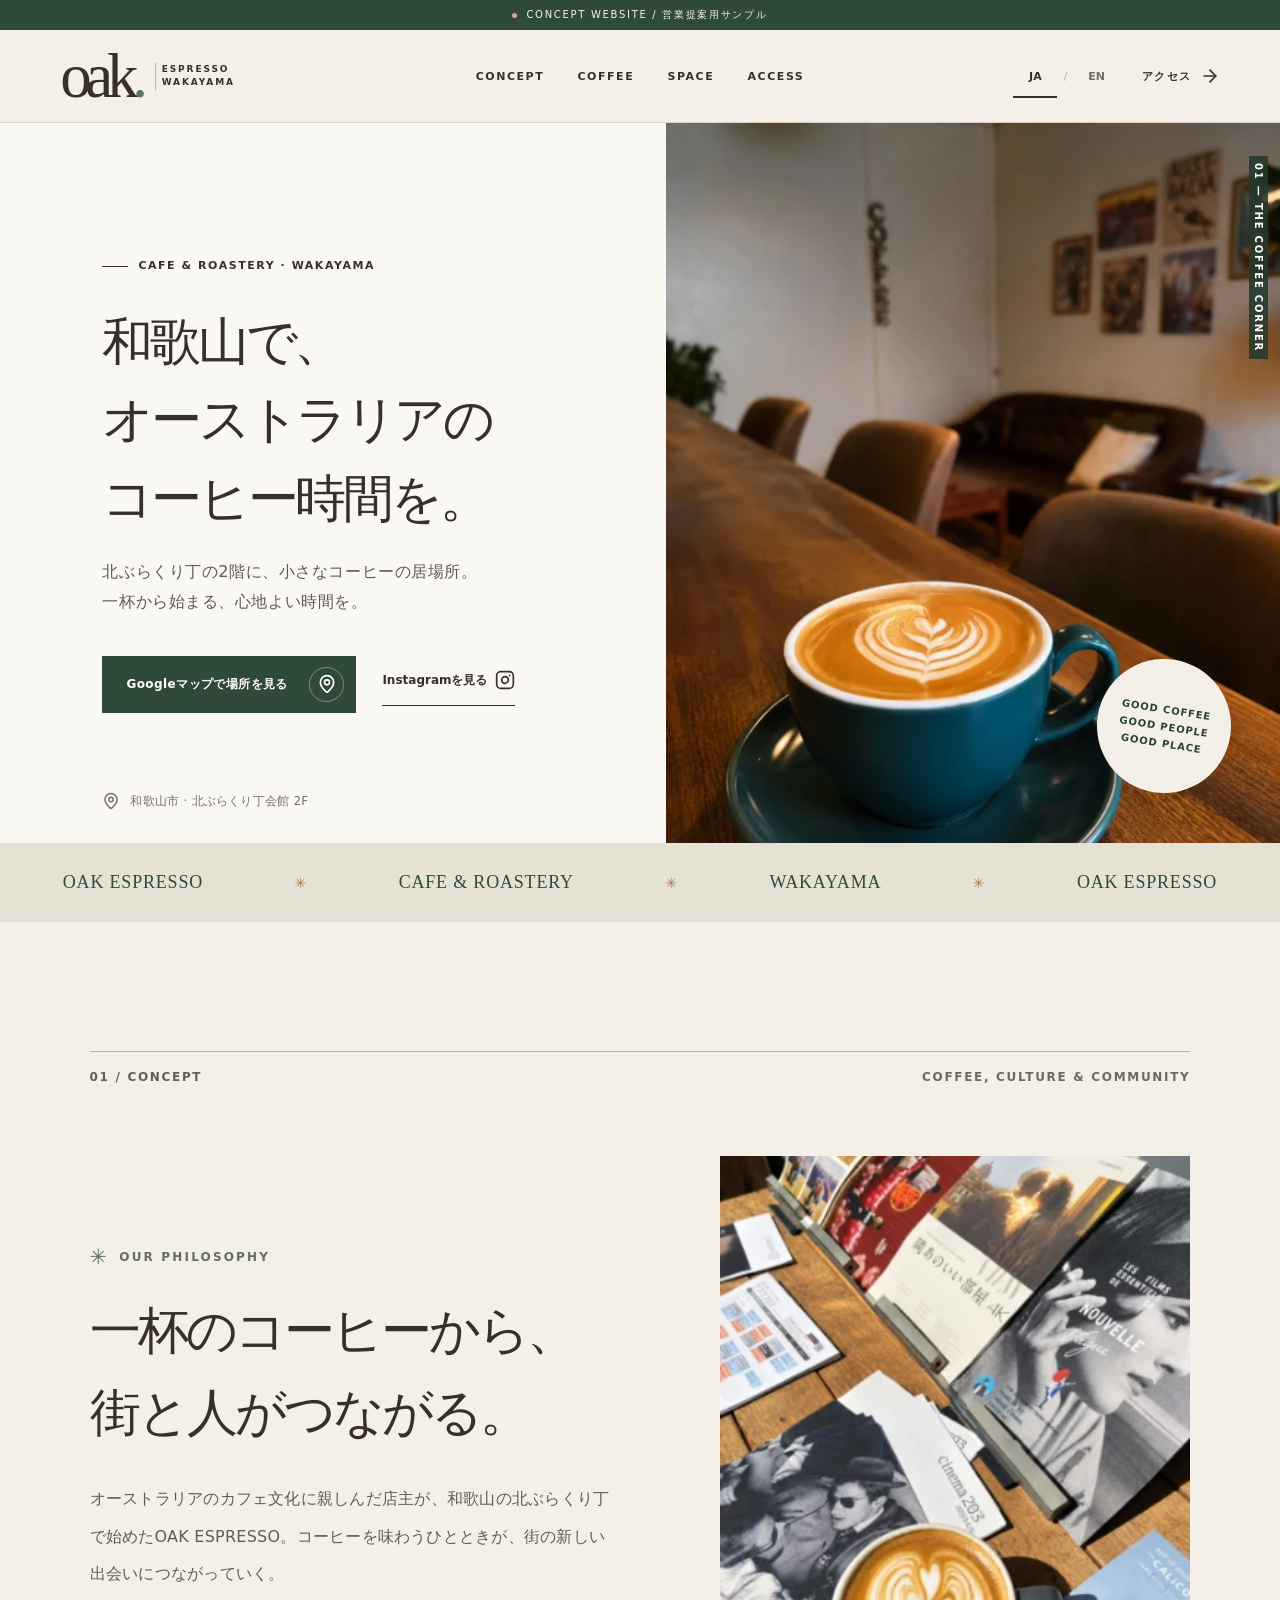
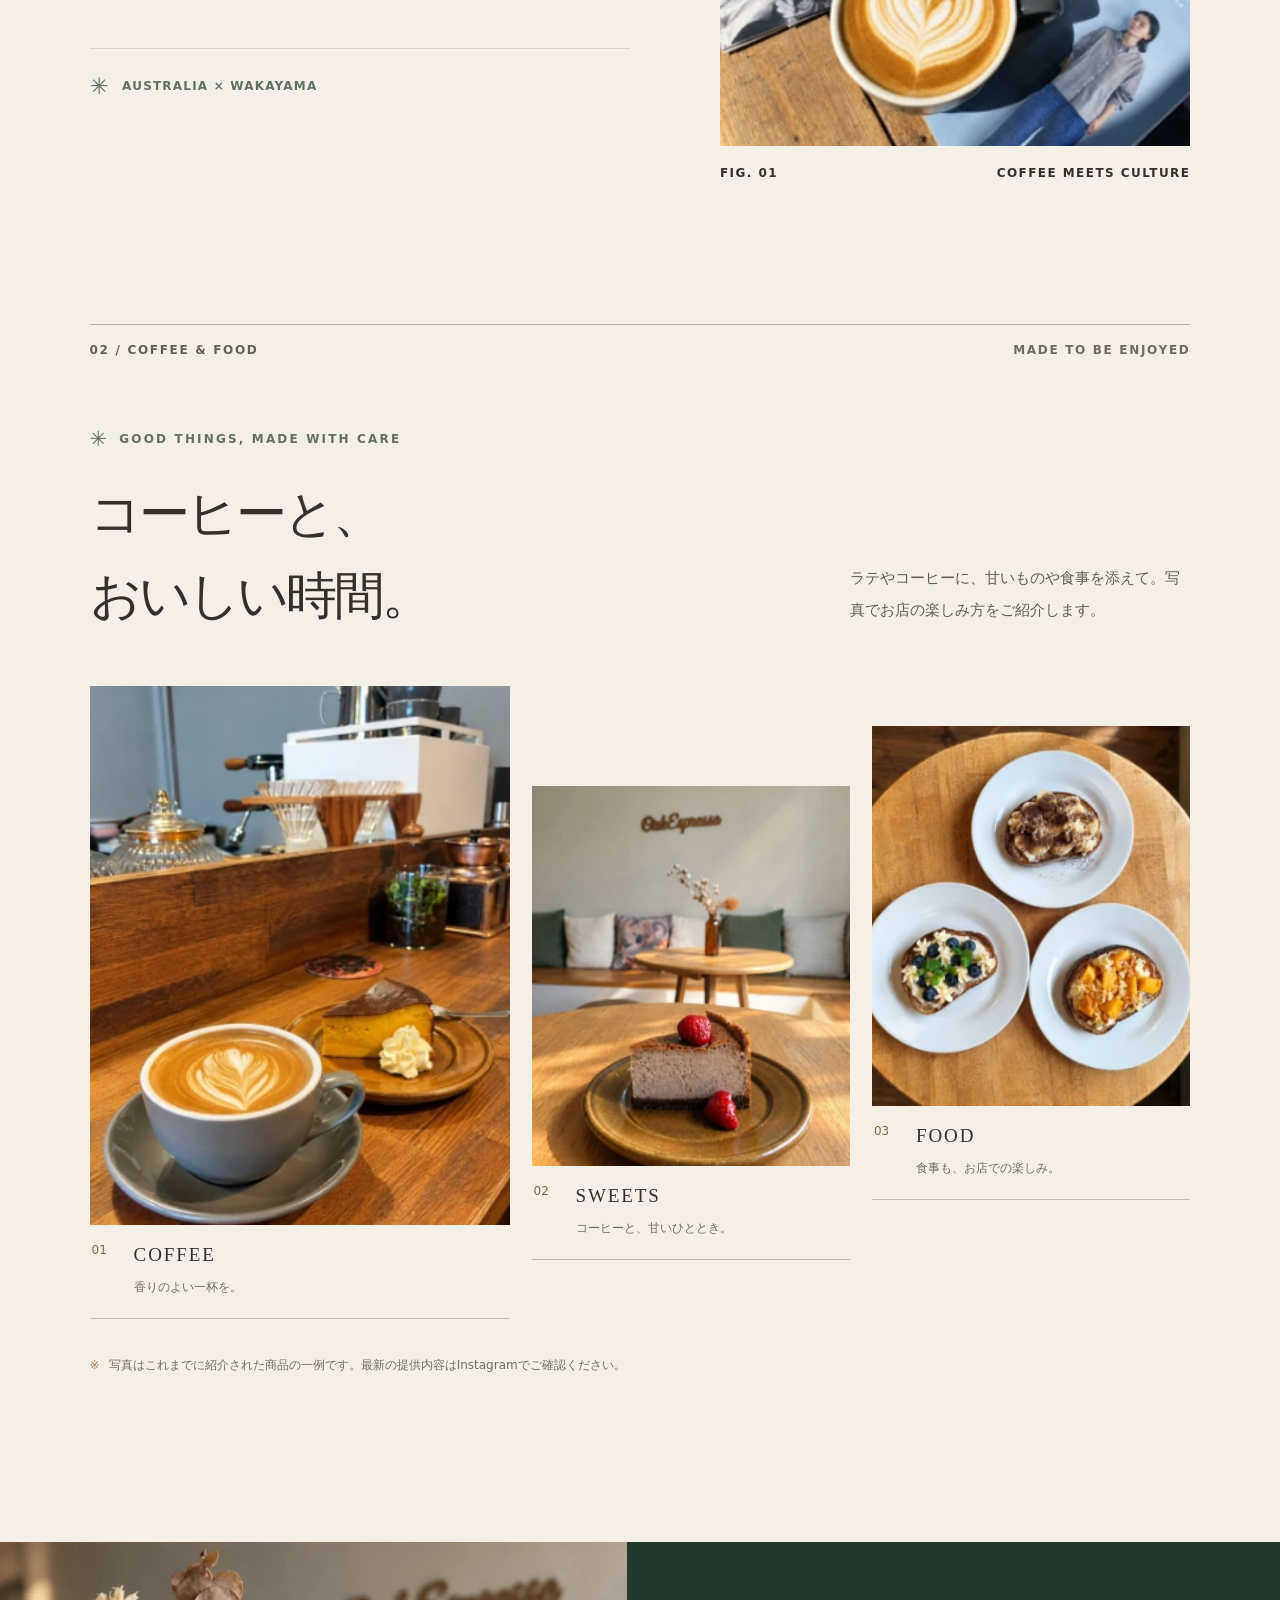
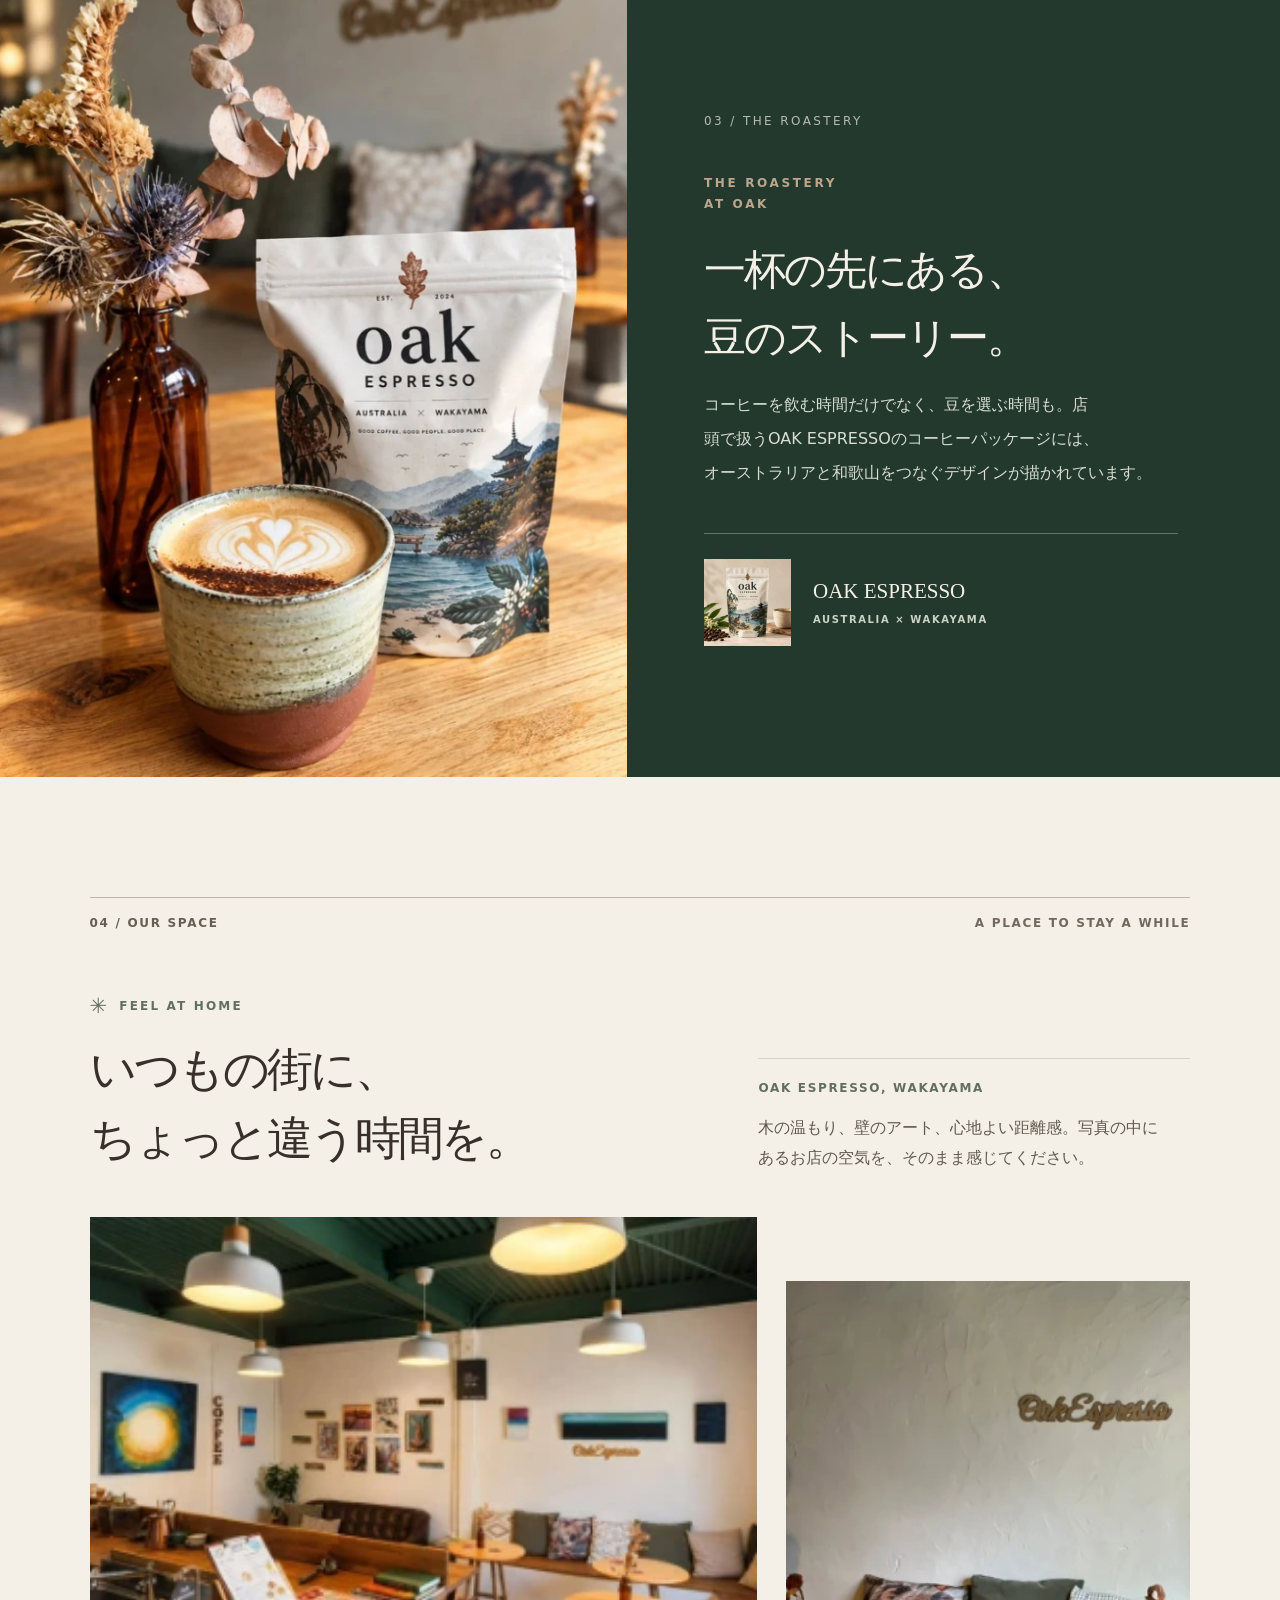
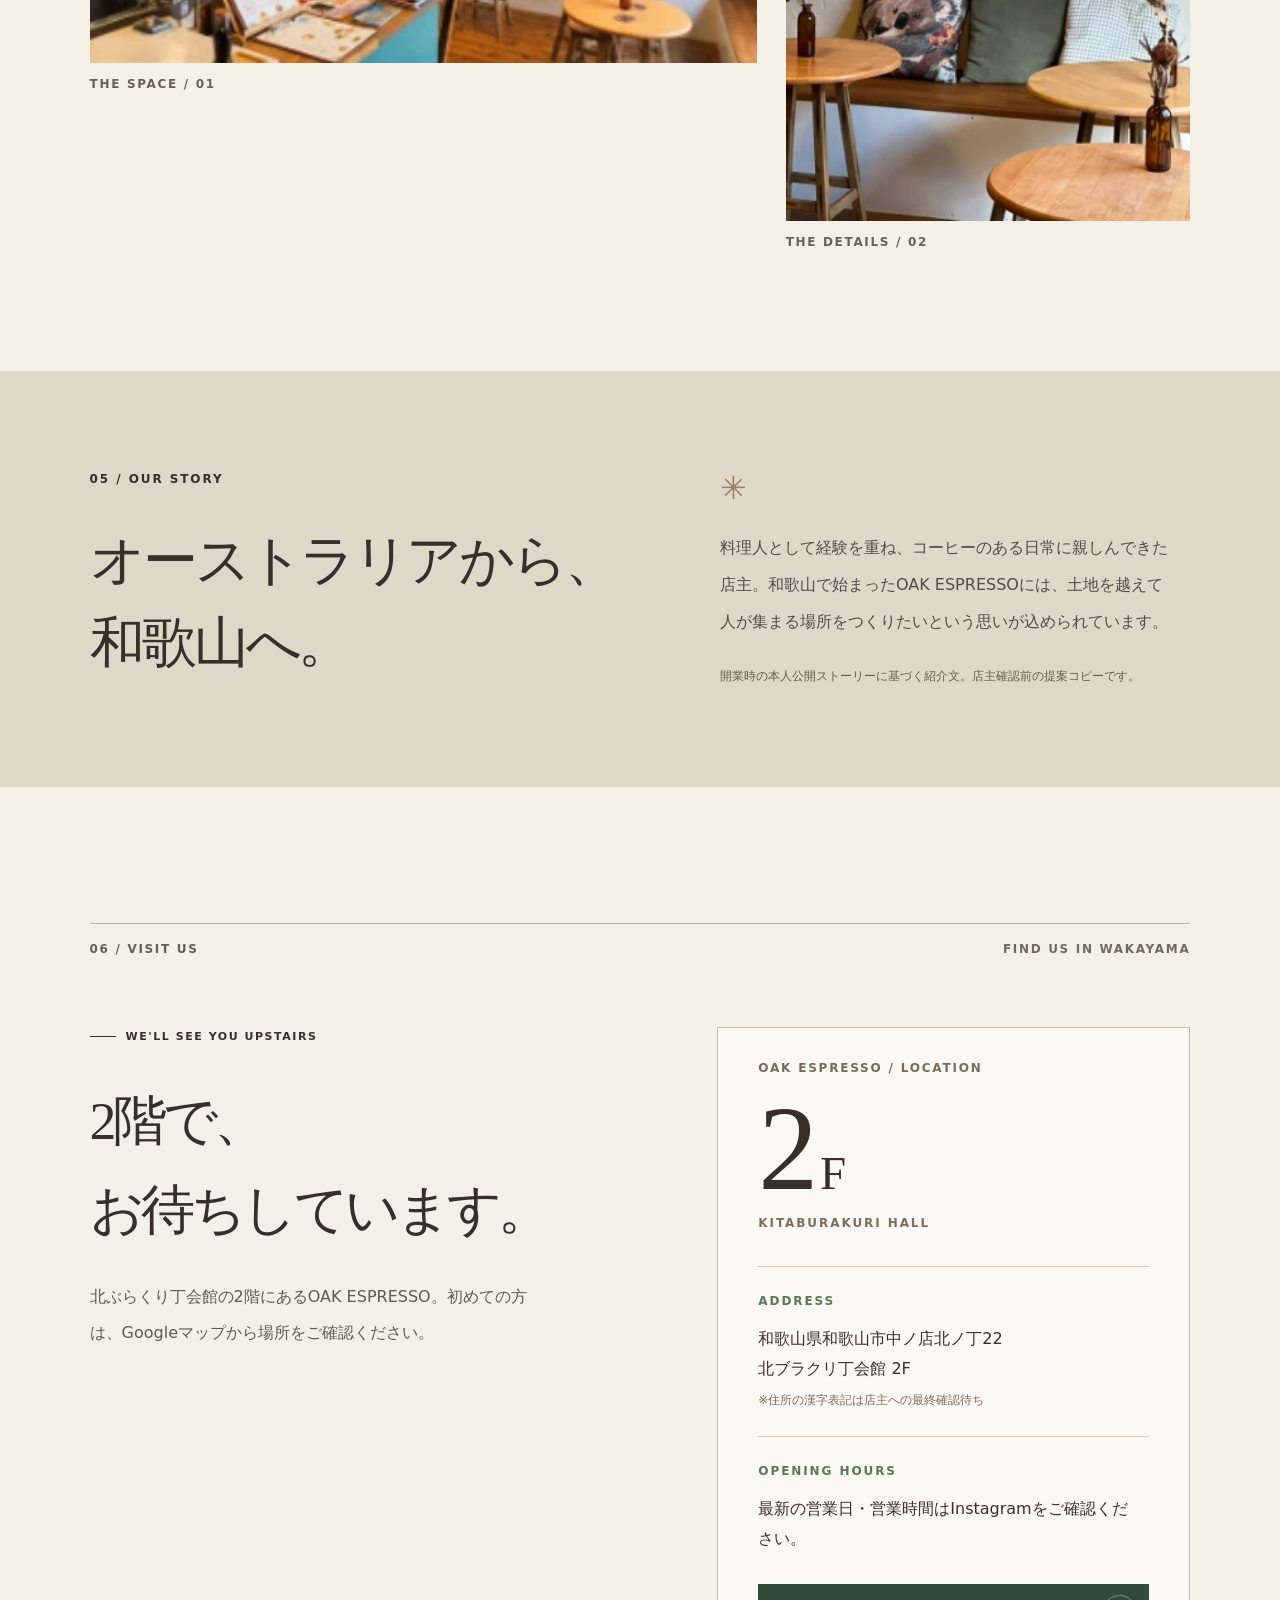
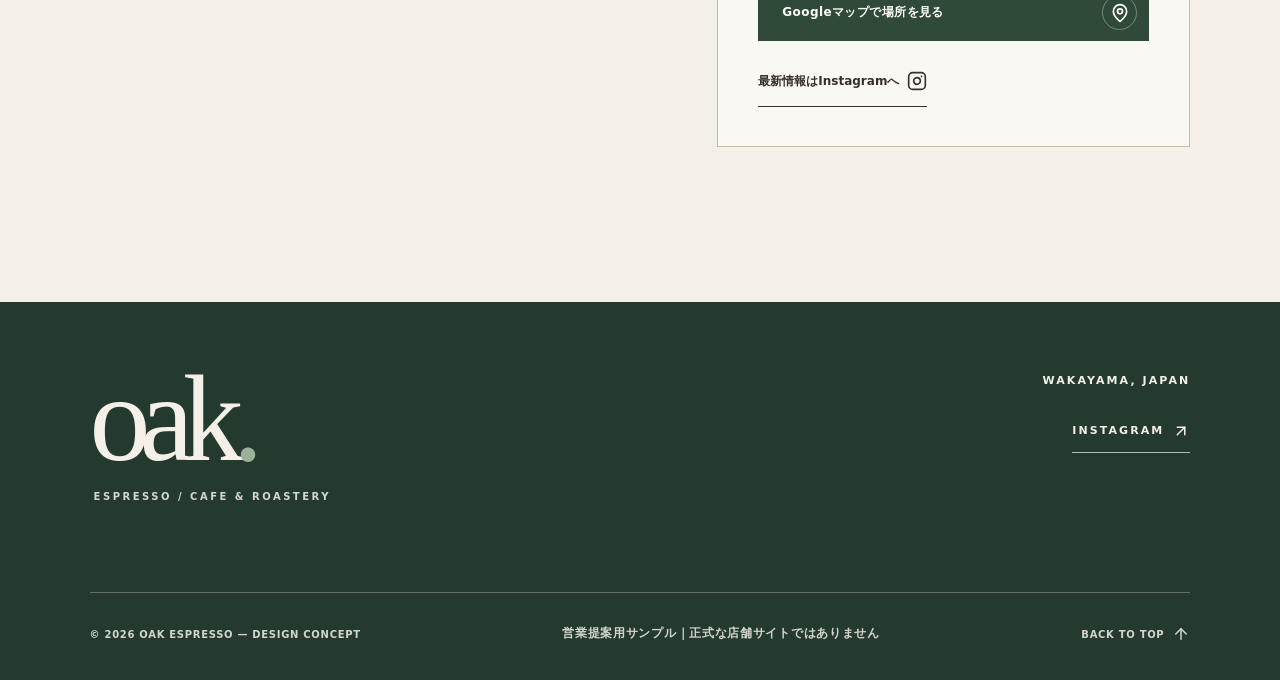
<file: index.html>
<!DOCTYPE html>
<html lang="ja">
<head>
  <meta charset="utf-8" />
  <meta name="viewport" content="width=device-width, initial-scale=1" />
  <meta name="robots" content="noindex,nofollow,noarchive" />
  <meta name="theme-color" content="#f4f0e8" />
  <meta name="description" content="OAK ESPRESSO — 和歌山・北ぶらくり丁のカフェ＆ロースタリー。営業提案用デザインサンプルです。" />
  <title>OAK ESPRESSO｜和歌山・北ぶらくり丁</title>
  <link rel="icon" type="image/svg+xml" href="/images/favicon.svg" />
  <link rel="preload" as="image" href="/images/hero-latte.webp" imagesrcset="/images/hero-latte-320.webp 320w, /images/hero-latte-640.webp 640w, /images/hero-latte-960.webp 960w, /images/hero-latte-1200.webp 1200w, /images/hero-latte.webp 1440w" imagesizes="(max-width: 700px) 100vw, (max-width: 900px) max(48vw, 500px), 48vw" fetchpriority="high" />
  <link rel="stylesheet" href="styles.css" />
</head>
<body>
  <a class="skip-link" href="#main" data-ja="本文へスキップ" data-en="Skip to content">本文へスキップ</a>
  <div class="sample-label" role="note"><span class="sample-dot"></span><span data-ja="CONCEPT WEBSITE / 営業提案用サンプル" data-en="CONCEPT WEBSITE / DESIGN PREVIEW">CONCEPT WEBSITE / 営業提案用サンプル</span></div>
  <header class="site-header">
    <div class="head-inner">
      <a class="brand" href="#top" aria-label="OAK ESPRESSO / Top" data-aria-ja="OAK ESPRESSO・ページ先頭へ" data-aria-en="OAK ESPRESSO, back to top">
        <span class="brand-oak">oak<span class="brand-dot">.</span></span>
        <span class="brand-sub">ESPRESSO<br />WAKAYAMA</span>
      </a>
      <nav class="desktop-nav" aria-label="Primary" data-aria-ja="メインメニュー" data-aria-en="Main navigation">
        <a href="#concept" data-ja="CONCEPT" data-en="CONCEPT">CONCEPT</a>
        <a href="#coffee" data-ja="COFFEE" data-en="COFFEE">COFFEE</a>
        <a href="#space" data-ja="SPACE" data-en="SPACE">SPACE</a>
        <a href="#visit" data-ja="ACCESS" data-en="ACCESS">ACCESS</a>
      </nav>
      <div class="head-actions">
        <div class="lang-toggle" role="group" aria-label="Language" data-aria-ja="表示言語" data-aria-en="Language">
          <button class="lang-btn active" type="button" data-locale="ja" aria-pressed="true" aria-label="日本語" data-aria-ja="日本語" data-aria-en="Japanese">JA</button>
          <span class="lang-bar" aria-hidden="true">/</span>
          <button class="lang-btn" type="button" data-locale="en" aria-pressed="false" aria-label="英語" data-aria-ja="英語" data-aria-en="English">EN</button>
        </div>
        <a class="head-location" href="#visit"><span data-ja="アクセス" data-en="Visit us">アクセス</span><svg aria-hidden="true" focusable="false" class="lucide lucide-arrow-right" xmlns="http://www.w3.org/2000/svg" width="20" height="20" viewBox="0 0 24 24" fill="none" stroke="currentColor" stroke-width="2" stroke-linecap="round" stroke-linejoin="round" > <path d="M5 12h14" /> <path d="m12 5 7 7-7 7" /> </svg></a>
      </div>
    </div>
  </header>
  <!-- UI icons: Lucide v0.468.0, ISC; see THIRD_PARTY_NOTICES.md. -->
  <main id="main">
    <section class="hero" id="top" aria-labelledby="hero-title">
      <div class="hero-left">
        <div class="hero-text-wrapper">
          <div class="eyebrow"><span class="dash"></span><span>CAFE & ROASTERY · WAKAYAMA</span></div>
          <h1 id="hero-title" class="hero-title" data-ja="和歌山で、<br>オーストラリアの<br>コーヒー時間を。" data-en="A taste of<br>Australian<br>coffee culture<br>in Wakayama.">和歌山で、<br>オーストラリアの<br>コーヒー時間を。</h1>
          <p class="hero-description" data-ja="北ぶらくり丁の2階に、小さな<span class='text-phrase'>コーヒー</span>の居場所。<br>一杯から始まる、心地よい時間を。" data-en="A little coffee spot tucked away upstairs in Kitaburakuri. Good coffee, a welcoming space, and time to slow down.">北ぶらくり丁の2階に、小さな<span class='text-phrase'>コーヒー</span>の居場所。<br>一杯から始まる、心地よい時間を。</p>
          <div class="hero-cta-line">
            <a class="btn-primary" href="https://www.google.com/maps/search/?api=1&amp;query=OAK%20ESPRESSO%20%E5%92%8C%E6%AD%8C%E5%B1%B1" target="_blank" rel="noopener noreferrer"><span data-ja="Googleマップで場所を見る" data-en="Find us on Google Maps">Googleマップで場所を見る</span><span class="btn-arrow" aria-hidden="true"><svg aria-hidden="true" focusable="false" class="lucide lucide-map-pin" xmlns="http://www.w3.org/2000/svg" width="20" height="20" viewBox="0 0 24 24" fill="none" stroke="currentColor" stroke-width="2" stroke-linecap="round" stroke-linejoin="round" > <path d="M20 10c0 4.993-5.539 10.193-7.399 11.799a1 1 0 0 1-1.202 0C9.539 20.193 4 14.993 4 10a8 8 0 0 1 16 0" /> <circle cx="12" cy="10" r="3" /> </svg></span></a>
            <a class="link-underline" href="https://www.instagram.com/oak_espresso/" target="_blank" rel="noopener noreferrer"><span data-ja="Instagramを見る" data-en="Explore Instagram">Instagramを見る</span><svg aria-hidden="true" focusable="false" class="lucide lucide-instagram" xmlns="http://www.w3.org/2000/svg" width="20" height="20" viewBox="0 0 24 24" fill="none" stroke="currentColor" stroke-width="2" stroke-linecap="round" stroke-linejoin="round" > <rect width="20" height="20" x="2" y="2" rx="5" ry="5" /> <path d="M16 11.37A4 4 0 1 1 12.63 8 4 4 0 0 1 16 11.37z" /> <line x1="17.5" x2="17.51" y1="6.5" y2="6.5" /> </svg></a>
          </div>
        </div>
        <div class="hero-footnote"><svg aria-hidden="true" focusable="false" class="lucide lucide-map-pin" xmlns="http://www.w3.org/2000/svg" width="18" height="18" viewBox="0 0 24 24" fill="none" stroke="currentColor" stroke-width="2" stroke-linecap="round" stroke-linejoin="round" > <path d="M20 10c0 4.993-5.539 10.193-7.399 11.799a1 1 0 0 1-1.202 0C9.539 20.193 4 14.993 4 10a8 8 0 0 1 16 0" /> <circle cx="12" cy="10" r="3" /> </svg><span data-ja="和歌山市 · 北ぶらくり丁会館 2F" data-en="Wakayama City · Kitaburakuri Hall, 2F">和歌山市 · 北ぶらくり丁会館 2F</span></div>
      </div>
      <div class="hero-right">
        <img class="hero-image" src="/images/hero-latte.webp" srcset="/images/hero-latte-320.webp 320w, /images/hero-latte-640.webp 640w, /images/hero-latte-960.webp 960w, /images/hero-latte-1200.webp 1200w, /images/hero-latte.webp 1440w" sizes="(max-width: 700px) 100vw, (max-width: 900px) max(48vw, 500px), 48vw" width="1440" height="1920" fetchpriority="high" alt="木製カウンターに置かれた青いカップのラテと、奥に広がるOAK ESPRESSOの店内" data-alt-ja="木製カウンターに置かれた青いカップのラテと、奥に広がるOAK ESPRESSOの店内" data-alt-en="A latte in a blue cup on a wooden counter, with the cafe seating in the background" />
        <div class="hero-photo-tag">GOOD COFFEE<br />GOOD PEOPLE<br />GOOD PLACE</div>
        <div class="vertical-caption" aria-hidden="true">01 — THE COFFEE CORNER</div>
      </div>
      <a href="#concept" class="scroll-cue"><span class="scroll-line"></span><span>SCROLL TO EXPLORE</span></a>
    </section>

    <div class="repeater" aria-hidden="true"><span class="repeater-name">OAK ESPRESSO</span><span class="repeater-divider">✳</span><span class="repeater-category">CAFE & ROASTERY</span><span class="repeater-divider repeater-extra">✳</span><span class="repeater-place">WAKAYAMA</span><span class="repeater-divider repeater-extra">✳</span><span class="repeater-extra">OAK ESPRESSO</span></div>

    <section class="concept section-wrap" id="concept">
      <div class="section-topline"><span>01 / CONCEPT</span><span>COFFEE, CULTURE & COMMUNITY</span></div>
      <div class="concept-grid">
        <div class="concept-copy">
          <p class="mini-label"><span class="asterisk">✳</span> OUR PHILOSOPHY</p>
          <h2 class="editorial-title" data-ja="一杯のコーヒーから、<br>街と人がつながる。" data-en="More than<br>just a cup<br>of coffee.">一杯のコーヒーから、<br>街と人がつながる。</h2>
          <p class="body-copy" data-ja="<span class='text-phrase'>オーストラリア</span>のカフェ文化に親しんだ店主が、和歌山の北ぶらくり丁で始めたOAK ESPRESSO。<span class='text-phrase'>コーヒー</span>を味わうひとときが、街の新しい出会いにつながっていく。" data-en="Rooted in the Australian café culture that shaped its founder, OAK ESPRESSO found a home in Wakayama's Kitaburakuri district — a place where a good cup of coffee can bring people together."><span class='text-phrase'>オーストラリア</span>のカフェ文化に親しんだ店主が、和歌山の北ぶらくり丁で始めたOAK ESPRESSO。<span class='text-phrase'>コーヒー</span>を味わうひとときが、街の新しい出会いにつながっていく。</p>
          <div class="concept-bottom-note"><span class="line-cross">✳</span><span data-ja="AUSTRALIA × WAKAYAMA" data-en="AUSTRALIA × WAKAYAMA">AUSTRALIA × WAKAYAMA</span></div>
        </div>
        <div class="concept-media">
          <div class="concept-photo-frame"><img src="/images/coffee-books.webp" srcset="/images/coffee-books-320.webp 320w, /images/coffee-books-640.webp 640w, /images/coffee-books-960.webp 960w, /images/coffee-books.webp 1440w" sizes="(max-width: 355px) calc(100vw - 34px), (max-width: 700px) calc(100vw - 44px), (max-width: 767px) calc(40vw - 12px), (max-width: 900px) calc(43vw - 20px), (max-width: 1180px) calc(40vw - 19px), min(540px, 37vw)" loading="lazy" width="1440" height="1920" alt="映画やアートの雑誌とラテが並ぶ木製テーブル" data-alt-ja="映画やアートの雑誌とラテが並ぶ木製テーブル" data-alt-en="A latte surrounded by cinema and art magazines on a wooden table" /></div>
          <div class="media-caption"><span>FIG. 01</span><span data-ja="COFFEE MEETS CULTURE" data-en="COFFEE MEETS CULTURE">COFFEE MEETS CULTURE</span></div>
        </div>
      </div>
    </section>

    <section class="offer section-wrap" id="coffee">
      <div class="section-topline"><span>02 / COFFEE & FOOD</span><span>MADE TO BE ENJOYED</span></div>
      <div class="offer-intro">
        <div><p class="mini-label"><span class="asterisk">✳</span> GOOD THINGS, MADE WITH CARE</p><h2 class="editorial-title" data-ja="コーヒーと、<br>おいしい時間。" data-en="Coffee &<br>something good.">コーヒーと、<br>おいしい時間。</h2></div>
        <p class="offer-caption" data-ja="ラテや<span class='text-phrase'>コーヒー</span>に、甘いものや食事を添えて。写真でお店の楽しみ方をご紹介します。" data-en="Coffee, something sweet, or a bite to eat. A glimpse of the things that make a visit worth lingering over.">ラテや<span class='text-phrase'>コーヒー</span>に、甘いものや食事を添えて。写真でお店の楽しみ方をご紹介します。</p>
      </div>
      <div class="offer-photo-grid">
        <figure class="offer-card offer-card-1">
          <div class="offer-img-wrap"><img src="/images/coffee-cake.webp" srcset="/images/coffee-cake-320.webp 320w, /images/coffee-cake-640.webp 640w, /images/coffee-cake-960.webp 960w, /images/coffee-cake.webp 1440w" sizes="(max-width: 355px) calc(100vw - 34px), (max-width: 700px) calc(100vw - 44px), min(530px, 35vw)" loading="lazy" width="1440" height="1920" alt="ラテとケーキを木製カウンターに並べた写真" data-alt-ja="ラテとケーキを木製カウンターに並べた写真" data-alt-en="Latte and a slice of cake on a wooden coffee counter" /></div>
          <figcaption><span class="item-number">01</span><span><strong data-ja="COFFEE" data-en="COFFEE">COFFEE</strong><small data-ja="香りのよい一杯を。" data-en="A cup worth slowing down for.">香りのよい一杯を。</small></span></figcaption>
        </figure>
        <figure class="offer-card offer-card-2">
          <div class="offer-img-wrap"><img src="/images/cheesecake.webp" srcset="/images/cheesecake-320.webp 320w, /images/cheesecake-640.webp 640w, /images/cheesecake-960.webp 960w, /images/cheesecake.webp 1440w" sizes="(max-width: 355px) calc(50vw - 23.5px), (max-width: 700px) calc(50vw - 28.5px), min(402px, 26vw)" loading="lazy" width="1440" height="1920" alt="いちごが添えられたカットケーキ" data-alt-ja="いちごが添えられたカットケーキ" data-alt-en="A slice of cake garnished with berries" /></div>
          <figcaption><span class="item-number">02</span><span><strong data-ja="SWEETS" data-en="SWEETS">SWEETS</strong><small data-ja="<span class='text-phrase'>コーヒーと、</span><span class='text-phrase'>甘いひととき。</span>" data-en="Something sweet on the side."><span class='text-phrase'>コーヒーと、</span><span class='text-phrase'>甘いひととき。</span></small></span></figcaption>
        </figure>
        <figure class="offer-card offer-card-3">
          <div class="offer-img-wrap"><img src="/images/fruit-toasts.webp" srcset="/images/fruit-toasts-320.webp 320w, /images/fruit-toasts-640.webp 640w, /images/fruit-toasts-960.webp 960w, /images/fruit-toasts.webp 1440w" sizes="(max-width: 355px) calc(50vw - 23.5px), (max-width: 700px) calc(50vw - 28.5px), min(402px, 26vw)" loading="lazy" width="1440" height="1440" alt="フルーツが盛り付けられた3種類のトースト" data-alt-ja="フルーツが盛り付けられた3種類のトースト" data-alt-en="Three open-faced toasts topped with fruit" /></div>
          <figcaption><span class="item-number">03</span><span><strong data-ja="FOOD" data-en="FOOD">FOOD</strong><small data-ja="<span class='text-phrase'>食事も、</span><span class='text-phrase'>お店での楽しみ。</span>" data-en="A little something to eat."><span class='text-phrase'>食事も、</span><span class='text-phrase'>お店での楽しみ。</span></small></span></figcaption>
        </figure>
      </div>
      <p class="availability-note"><span class="note-star">※</span><span data-ja="写真はこれまでに紹介された商品の一例です。最新の提供内容はInstagramでご確認ください。" data-en="Photos show examples previously featured by the cafe. Please check Instagram for current offerings.">写真はこれまでに紹介された商品の一例です。最新の提供内容はInstagramでご確認ください。</span></p>
    </section>

    <section class="beans" id="beans">
      <div class="beans-photo"><img src="/images/packaging-cafe.webp" srcset="/images/packaging-cafe-320.webp 320w, /images/packaging-cafe-640.webp 640w, /images/packaging-cafe-960.webp 960w, /images/packaging-cafe.webp 1440w" sizes="(max-width: 700px) 100vw, 49vw" loading="lazy" width="1440" height="1917" alt="実際に店舗で販売しているOAK ESPRESSOのコーヒー豆パッケージとラテ" data-alt-ja="実際に店舗で販売しているOAK ESPRESSOのコーヒー豆パッケージとラテ" data-alt-en="An OAK ESPRESSO coffee bean package sold in the cafe, beside a cup of coffee" /></div>
      <div class="beans-copy">
        <div class="beans-meta">03 / THE ROASTERY</div>
        <div class="beans-small-title">THE ROASTERY<br />AT OAK</div>
        <h2 data-ja="一杯の先にある、<br>豆のストーリー。" data-en="The story<br>behind the beans.">一杯の先にある、<br>豆のストーリー。</h2>
        <p data-ja="<span class='text-phrase'>コーヒー</span>を飲む時間だけでなく、豆を選ぶ時間も。店頭で扱うOAK ESPRESSOの<span class='text-phrase'>コーヒー</span>パッケージには、<span class='text-phrase'>オーストラリア</span>と和歌山をつなぐデザインが描かれています。" data-en="The OAK ESPRESSO coffee bag brings together motifs of Australia and Wakayama — a small reminder that a cup of coffee can carry a bigger story."><span class='text-phrase'>コーヒー</span>を飲む時間だけでなく、豆を選ぶ時間も。店頭で扱うOAK ESPRESSOの<span class='text-phrase'>コーヒー</span>パッケージには、<span class='text-phrase'>オーストラリア</span>と和歌山をつなぐデザインが描かれています。</p>
        <div class="beans-pack-inline"><img src="/images/packaging-studio.webp" srcset="/images/packaging-studio-160.webp 160w, /images/packaging-studio-320.webp 320w, /images/packaging-studio.webp 1440w" sizes="(max-width: 700px) 76px, 87px" loading="lazy" width="1440" height="1440" alt="OAK ESPRESSOの販売用コーヒー豆パッケージ" data-alt-ja="OAK ESPRESSOの販売用コーヒー豆パッケージ" data-alt-en="OAK ESPRESSO retail coffee packaging"/><div><span>OAK ESPRESSO</span><small>AUSTRALIA × WAKAYAMA</small></div></div>
      </div>
    </section>

    <section class="space-section section-wrap" id="space" aria-labelledby="space-title">
      <div class="section-topline"><span>04 / OUR SPACE</span><span>A PLACE TO STAY A WHILE</span></div>
      <div class="space-title-area">
        <div class="space-heading"><p class="mini-label"><span class="asterisk">✳</span> FEEL AT HOME</p><h2 id="space-title" class="editorial-title" data-ja="いつもの街に、<br>ちょっと違う時間を。" data-en="Come in.<br>Stay a little.">いつもの街に、<br>ちょっと違う時間を。</h2></div>
        <div class="space-after"><span>OAK ESPRESSO, WAKAYAMA</span><p data-ja="木の温もり、壁のアート、心地よい距離感。写真の中にあるお店の空気を、そのまま感じてください。" data-en="Warm wood, art on the walls and an easy-going atmosphere. A small look inside, before you visit.">木の温もり、壁のアート、心地よい距離感。写真の中にあるお店の空気を、そのまま感じてください。</p></div>
      </div>
      <div class="space-photos">
        <figure class="space-wide"><img src="/images/interior-wide.webp" srcset="/images/interior-wide-320.webp 320w, /images/interior-wide-640.webp 640w, /images/interior-wide-960.webp 960w, /images/interior-wide.webp 1440w" sizes="(max-width: 355px) calc(100vw - 34px), (max-width: 700px) calc(100vw - 44px), min(837px, 53vw)" loading="lazy" width="1440" height="1080" alt="木の家具とグリーンの天井、アートが飾られたOAK ESPRESSOの店内全景" data-alt-ja="木の家具とグリーンの天井、アートが飾られたOAK ESPRESSOの店内全景" data-alt-en="A wide view of the OAK ESPRESSO cafe with wooden furnishings, green ceiling and artwork" /><figcaption>THE SPACE / 01</figcaption></figure>
        <figure class="space-detail"><img src="/images/interior-details.webp" srcset="/images/interior-details-320.webp 320w, /images/interior-details-640.webp 640w, /images/interior-details-960.webp 960w, /images/interior-details.webp 1440w" sizes="(max-width: 355px) calc(80vw - 27.2px), (max-width: 700px) calc(80vw - 35.2px), min(508px, 32vw)" loading="lazy" width="1440" height="1920" alt="木製の丸テーブルと花瓶、クッションが並ぶOAK ESPRESSOの座席" data-alt-ja="木製の丸テーブルと花瓶、クッションが並ぶOAK ESPRESSOの座席" data-alt-en="Wooden tables, a flower vase and cosy bench seating at OAK ESPRESSO" /><figcaption>THE DETAILS / 02</figcaption></figure>
      </div>
    </section>

    <section class="story-section" id="story">
      <div class="story-inner">
        <div class="story-title"><span class="story-index">05 / OUR STORY</span><h2 data-ja="オーストラリアから、<br>和歌山へ。" data-en="From Australia<br>to Wakayama.">オーストラリアから、<br>和歌山へ。</h2></div>
        <div class="story-details"><span class="star-large">✳</span><p data-ja="料理人として経験を重ね、<span class='text-phrase'>コーヒー</span>のある日常に親しんできた店主。和歌山で始まったOAK ESPRESSOには、土地を越えて人が集まる場所をつくりたいという思いが込められています。" data-en="After years working in kitchens and experiencing Australia's café culture, the founder brought a love of coffee to Wakayama. OAK ESPRESSO began with a wish to make space for people to connect.">料理人として経験を重ね、<span class='text-phrase'>コーヒー</span>のある日常に親しんできた店主。和歌山で始まったOAK ESPRESSOには、土地を越えて人が集まる場所をつくりたいという思いが込められています。</p><small data-ja="開業時の本人公開ストーリーに基づく紹介文。店主確認前の提案コピーです。" data-en="Draft copy based on the founder's public opening story; subject to approval.">開業時の本人公開ストーリーに基づく紹介文。店主確認前の提案コピーです。</small></div>
      </div>
    </section>

    <section class="visit-section section-wrap" id="visit">
      <div class="section-topline"><span>06 / VISIT US</span><span>FIND US IN WAKAYAMA</span></div>
      <div class="visit-grid">
        <div class="visit-intro"><div class="eyebrow"><span class="dash"></span><span>WE'LL SEE YOU UPSTAIRS</span></div><h2 data-ja="2階で、<br>お待ちしています。" data-en="Find us<br>upstairs.">2階で、<br>お待ちしています。</h2><p data-ja="北ぶらくり丁会館の2階にあるOAK ESPRESSO。初めての方は、Googleマップから場所をご確認ください。" data-en="OAK ESPRESSO is on the second floor of Kitaburakuri Hall. Use Google Maps to find the building before your visit.">北ぶらくり丁会館の2階にあるOAK ESPRESSO。初めての方は、Googleマップから場所をご確認ください。</p></div>
        <div class="visit-card">
          <div class="visit-floor"><div class="floor-label">OAK ESPRESSO / LOCATION</div><div>2<span>F</span></div><span class="floor-caption">KITABURAKURI HALL</span></div>
          <div class="visit-detail"><span class="data-label">ADDRESS</span><p data-ja="和歌山県和歌山市中ノ店北ノ丁22<br>北ブラクリ丁会館 2F" data-en="2F, Kitaburakuri Hall<br>22 Nakanotana Kitanōchō, Wakayama, Japan">和歌山県和歌山市中ノ店北ノ丁22<br>北ブラクリ丁会館 2F</p><small data-ja="※住所の漢字表記は店主への最終確認待ち" data-en="*Address spelling to be confirmed by the cafe.">※住所の漢字表記は店主への最終確認待ち</small></div>
          <div class="visit-detail visits-last"><span class="data-label">OPENING HOURS</span><p data-ja="最新の営業日・営業時間はInstagramをご確認ください。" data-en="Check Instagram for the latest opening days and hours.">最新の営業日・営業時間はInstagramをご確認ください。</p></div>
          <div class="visit-links"><a class="btn-primary" href="https://www.google.com/maps/search/?api=1&amp;query=OAK%20ESPRESSO%20%E5%92%8C%E6%AD%8C%E5%B1%B1" rel="noopener noreferrer" target="_blank"><span data-ja="Googleマップで場所を見る" data-en="Find us on Google Maps">Googleマップで場所を見る</span><span class="btn-arrow" aria-hidden="true"><svg aria-hidden="true" focusable="false" class="lucide lucide-map-pin" xmlns="http://www.w3.org/2000/svg" width="20" height="20" viewBox="0 0 24 24" fill="none" stroke="currentColor" stroke-width="2" stroke-linecap="round" stroke-linejoin="round" > <path d="M20 10c0 4.993-5.539 10.193-7.399 11.799a1 1 0 0 1-1.202 0C9.539 20.193 4 14.993 4 10a8 8 0 0 1 16 0" /> <circle cx="12" cy="10" r="3" /> </svg></span></a><a class="link-underline" href="https://www.instagram.com/oak_espresso/" target="_blank" rel="noopener noreferrer"><span data-ja="最新情報はInstagramへ" data-en="Latest updates on Instagram">最新情報はInstagramへ</span><svg aria-hidden="true" focusable="false" class="lucide lucide-instagram" xmlns="http://www.w3.org/2000/svg" width="20" height="20" viewBox="0 0 24 24" fill="none" stroke="currentColor" stroke-width="2" stroke-linecap="round" stroke-linejoin="round" > <rect width="20" height="20" x="2" y="2" rx="5" ry="5" /> <path d="M16 11.37A4 4 0 1 1 12.63 8 4 4 0 0 1 16 11.37z" /> <line x1="17.5" x2="17.51" y1="6.5" y2="6.5" /> </svg></a></div>
        </div>
      </div>
    </section>
  </main>
  <footer class="site-footer">
    <div class="footer-upper"><div><span class="footer-mark">oak<span>.</span></span><div class="footer-submark">ESPRESSO / CAFE & ROASTERY</div></div><div class="footer-meta"><div>WAKAYAMA, JAPAN</div><a href="https://www.instagram.com/oak_espresso/" target="_blank" rel="noopener noreferrer">INSTAGRAM <svg aria-hidden="true" focusable="false" class="lucide lucide-arrow-up-right" xmlns="http://www.w3.org/2000/svg" width="18" height="18" viewBox="0 0 24 24" fill="none" stroke="currentColor" stroke-width="2" stroke-linecap="round" stroke-linejoin="round" > <path d="M7 7h10v10" /> <path d="M7 17 17 7" /> </svg></a></div></div>
    <div class="footer-lower"><span>© 2026 OAK ESPRESSO — DESIGN CONCEPT</span><span data-ja="営業提案用サンプル｜正式な店舗サイトではありません" data-en="Website design concept — not the official cafe website">営業提案用サンプル｜正式な店舗サイトではありません</span><a href="#top">BACK TO TOP <svg aria-hidden="true" focusable="false" class="lucide lucide-arrow-up" xmlns="http://www.w3.org/2000/svg" width="18" height="18" viewBox="0 0 24 24" fill="none" stroke="currentColor" stroke-width="2" stroke-linecap="round" stroke-linejoin="round" > <path d="m5 12 7-7 7 7" /> <path d="M12 19V5" /> </svg></a></div>
  </footer>
  <a class="mobile-map-cta" href="https://www.google.com/maps/search/?api=1&amp;query=OAK%20ESPRESSO%20%E5%92%8C%E6%AD%8C%E5%B1%B1" target="_blank" rel="noopener noreferrer"><svg aria-hidden="true" focusable="false" class="lucide lucide-map-pin" xmlns="http://www.w3.org/2000/svg" width="20" height="20" viewBox="0 0 24 24" fill="none" stroke="currentColor" stroke-width="2" stroke-linecap="round" stroke-linejoin="round" > <path d="M20 10c0 4.993-5.539 10.193-7.399 11.799a1 1 0 0 1-1.202 0C9.539 20.193 4 14.993 4 10a8 8 0 0 1 16 0" /> <circle cx="12" cy="10" r="3" /> </svg><span data-ja="地図で場所を見る" data-en="Open Google Maps">地図で場所を見る</span></a>
  <script src="script.js"></script>
</body>
</html>
</file>
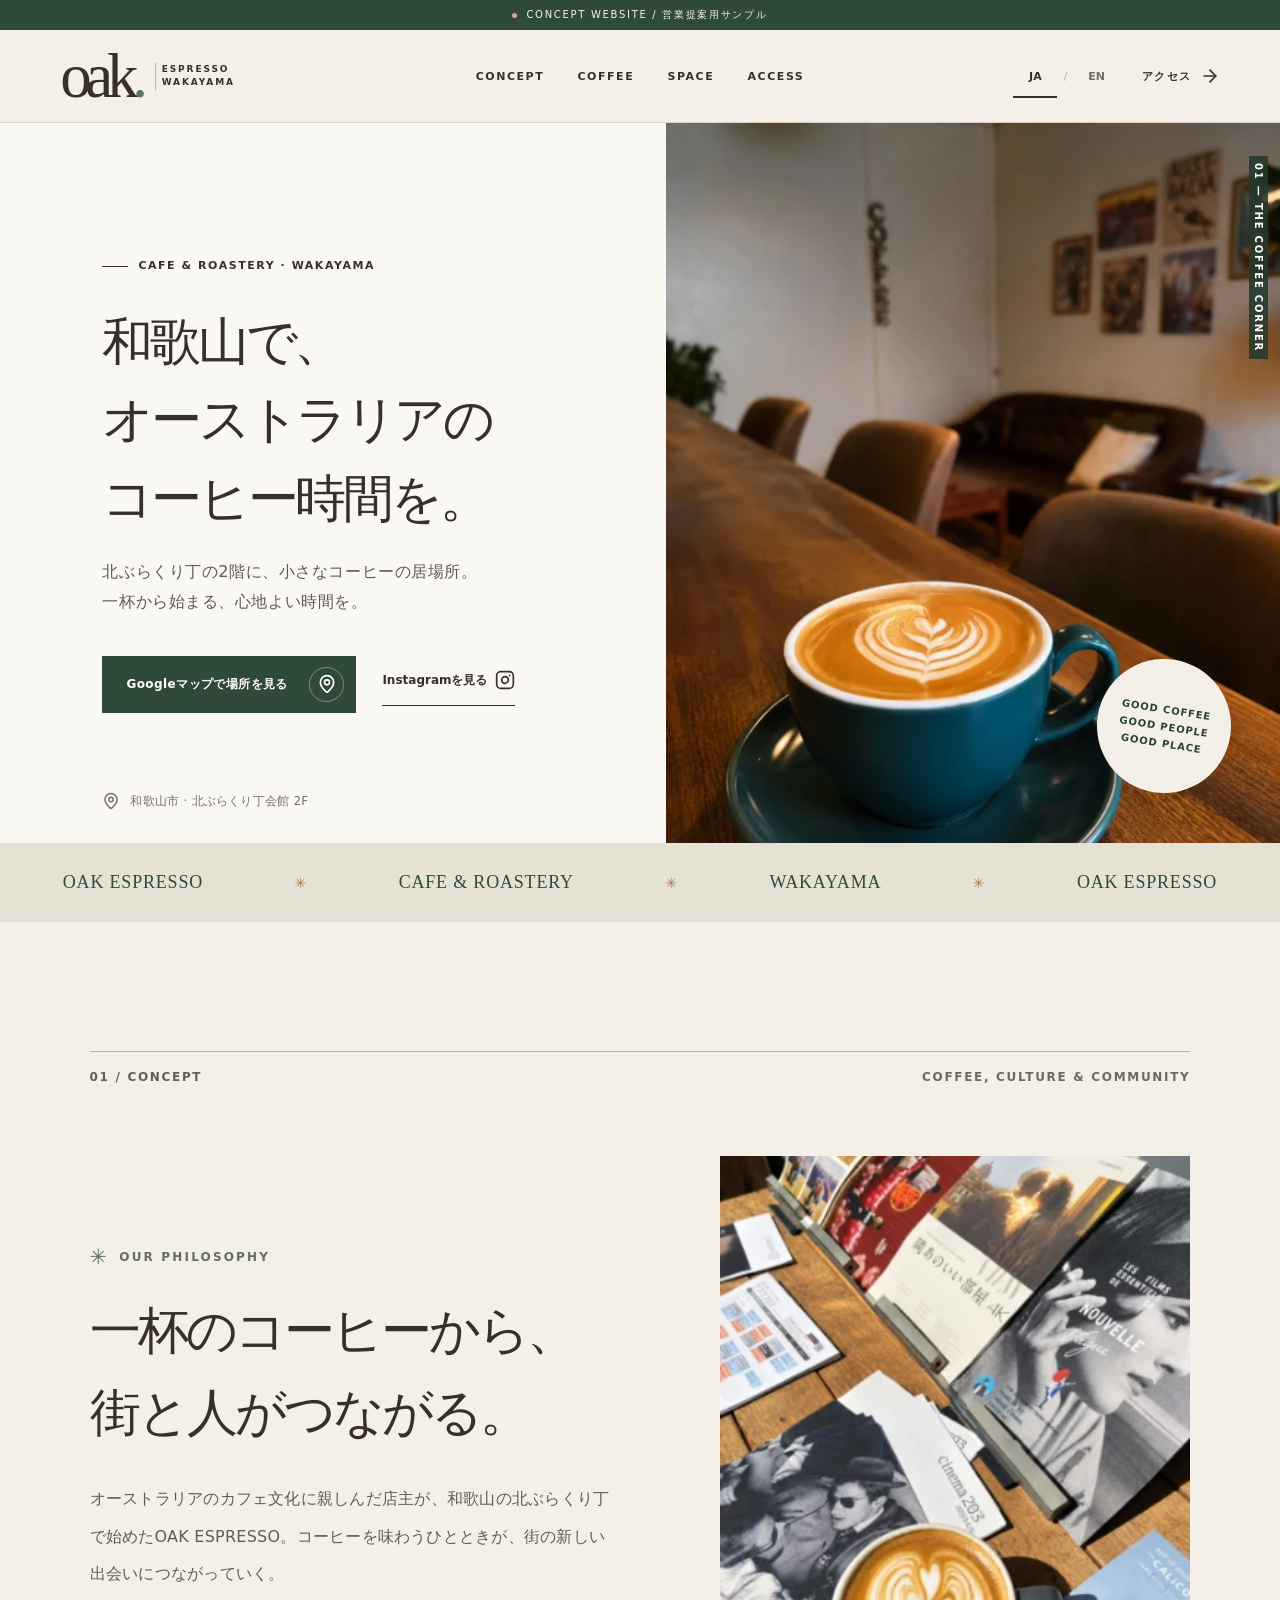
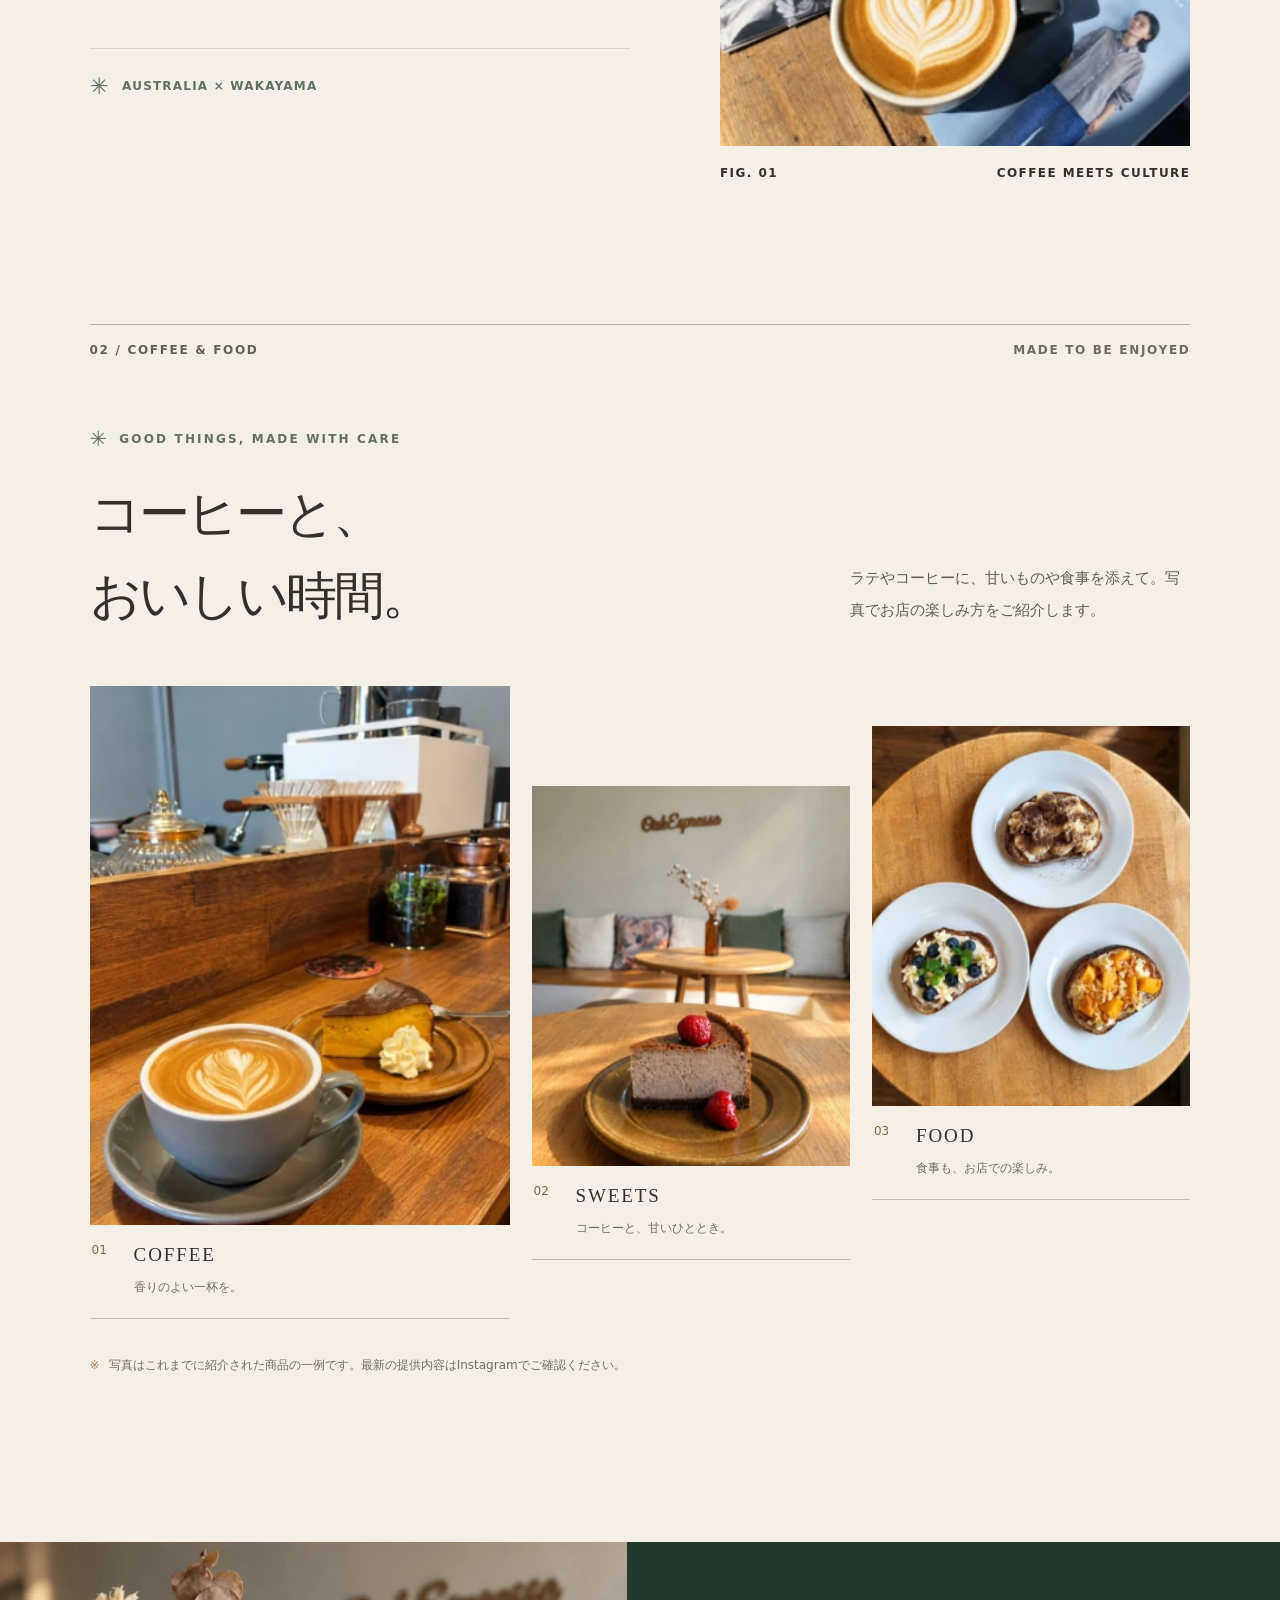
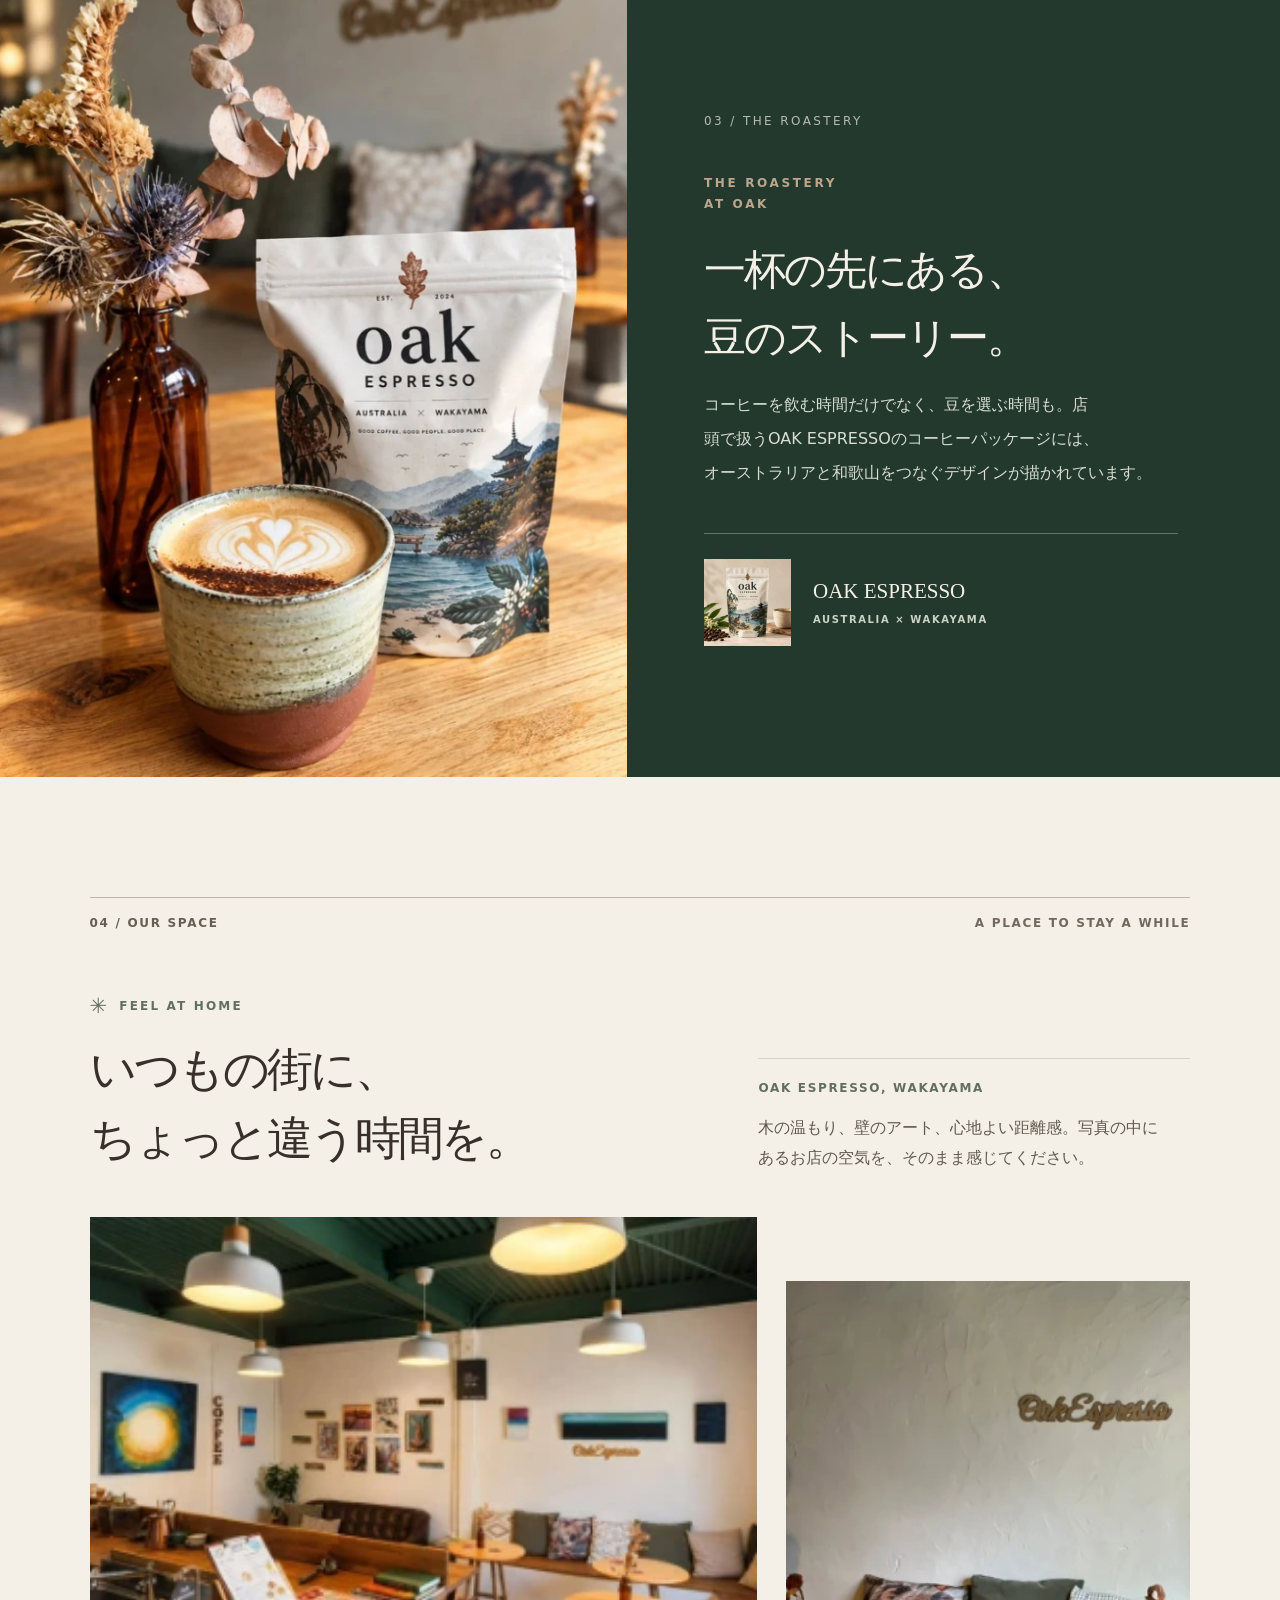
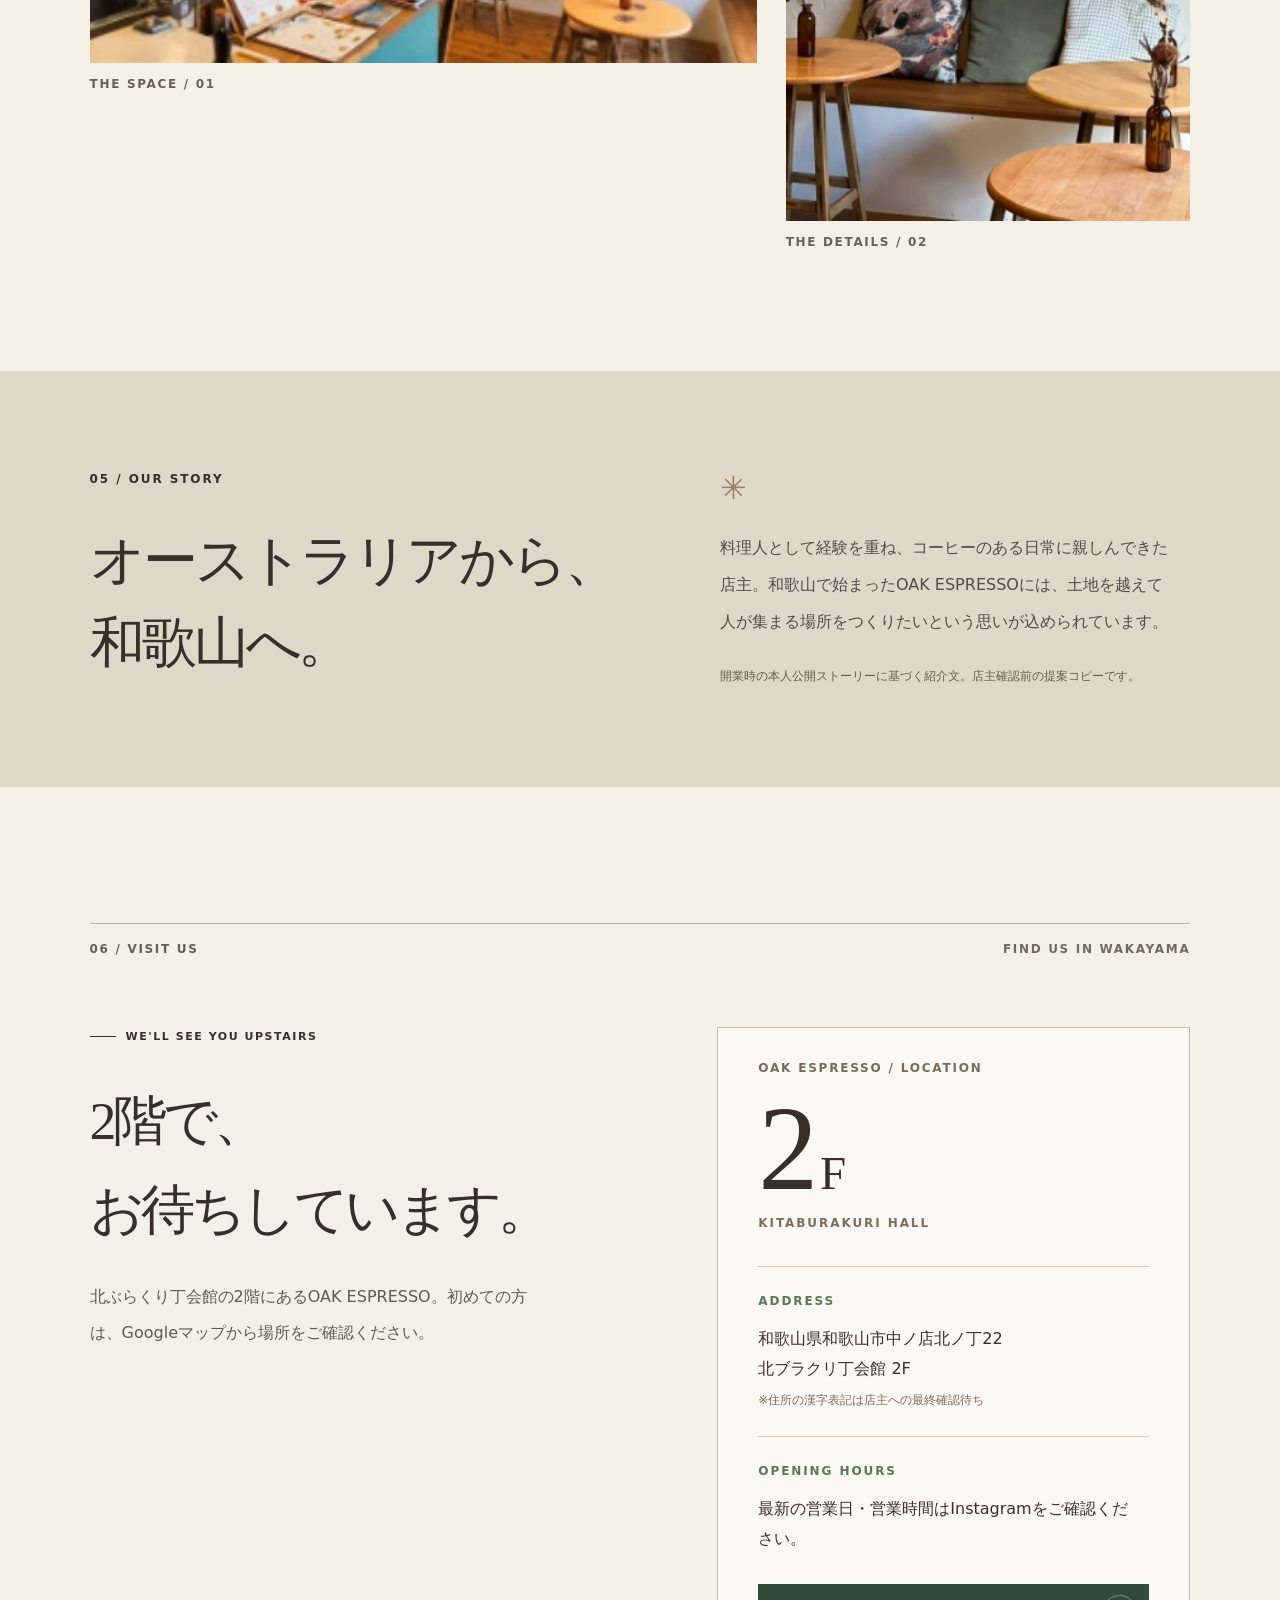
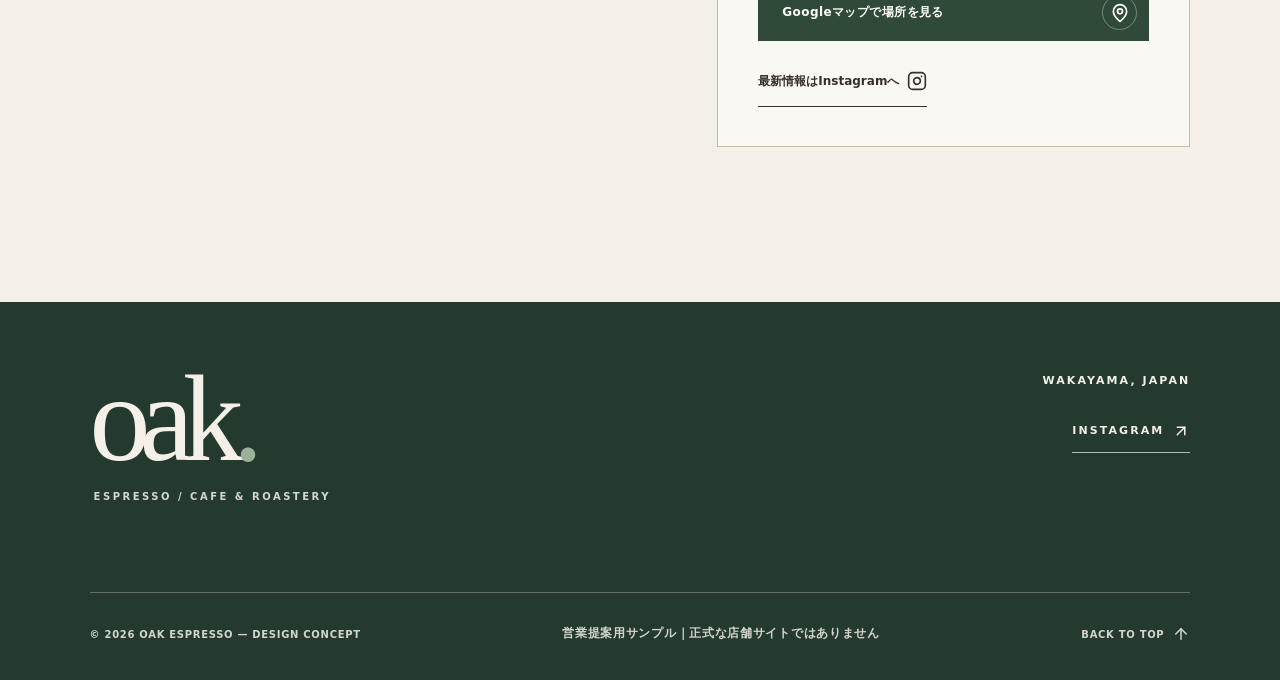
<file: local-preview/index.html>
<!DOCTYPE html>
<html lang="ja">
<head>
  <meta charset="utf-8" />
  <meta name="viewport" content="width=device-width, initial-scale=1" />
  <meta name="robots" content="noindex,nofollow,noarchive" />
  <meta name="theme-color" content="#f4f0e8" />
  <meta name="description" content="OAK ESPRESSO — 和歌山・北ぶらくり丁のカフェ＆ロースタリー。営業提案用デザインサンプルです。" />
  <title>OAK ESPRESSO｜和歌山・北ぶらくり丁</title>
  <link rel="icon" type="image/svg+xml" href="./images/favicon.svg" />
  <link rel="preload" as="image" href="./images/hero-latte.webp" imagesrcset="./images/hero-latte-320.webp 320w, ./images/hero-latte-640.webp 640w, ./images/hero-latte-960.webp 960w, ./images/hero-latte-1200.webp 1200w, ./images/hero-latte.webp 1440w" imagesizes="(max-width: 700px) 100vw, (max-width: 900px) max(48vw, 500px), 48vw" fetchpriority="high" />
  <link rel="stylesheet" href="styles.css" />
</head>
<body>
  <a class="skip-link" href="#main" data-ja="本文へスキップ" data-en="Skip to content">本文へスキップ</a>
  <div class="sample-label" role="note"><span class="sample-dot"></span><span data-ja="CONCEPT WEBSITE / 営業提案用サンプル" data-en="CONCEPT WEBSITE / DESIGN PREVIEW">CONCEPT WEBSITE / 営業提案用サンプル</span></div>
  <header class="site-header">
    <div class="head-inner">
      <a class="brand" href="#top" aria-label="OAK ESPRESSO / Top" data-aria-ja="OAK ESPRESSO・ページ先頭へ" data-aria-en="OAK ESPRESSO, back to top">
        <span class="brand-oak">oak<span class="brand-dot">.</span></span>
        <span class="brand-sub">ESPRESSO<br />WAKAYAMA</span>
      </a>
      <nav class="desktop-nav" aria-label="Primary" data-aria-ja="メインメニュー" data-aria-en="Main navigation">
        <a href="#concept" data-ja="CONCEPT" data-en="CONCEPT">CONCEPT</a>
        <a href="#coffee" data-ja="COFFEE" data-en="COFFEE">COFFEE</a>
        <a href="#space" data-ja="SPACE" data-en="SPACE">SPACE</a>
        <a href="#visit" data-ja="ACCESS" data-en="ACCESS">ACCESS</a>
      </nav>
      <div class="head-actions">
        <div class="lang-toggle" role="group" aria-label="Language" data-aria-ja="表示言語" data-aria-en="Language">
          <button class="lang-btn active" type="button" data-locale="ja" aria-pressed="true" aria-label="日本語" data-aria-ja="日本語" data-aria-en="Japanese">JA</button>
          <span class="lang-bar" aria-hidden="true">/</span>
          <button class="lang-btn" type="button" data-locale="en" aria-pressed="false" aria-label="英語" data-aria-ja="英語" data-aria-en="English">EN</button>
        </div>
        <a class="head-location" href="#visit"><span data-ja="アクセス" data-en="Visit us">アクセス</span><svg aria-hidden="true" focusable="false" class="lucide lucide-arrow-right" xmlns="http://www.w3.org/2000/svg" width="20" height="20" viewBox="0 0 24 24" fill="none" stroke="currentColor" stroke-width="2" stroke-linecap="round" stroke-linejoin="round" > <path d="M5 12h14" /> <path d="m12 5 7 7-7 7" /> </svg></a>
      </div>
    </div>
  </header>
  <!-- UI icons: Lucide v0.468.0, ISC; see THIRD_PARTY_NOTICES.md. -->
  <main id="main">
    <section class="hero" id="top" aria-labelledby="hero-title">
      <div class="hero-left">
        <div class="hero-text-wrapper">
          <div class="eyebrow"><span class="dash"></span><span>CAFE & ROASTERY · WAKAYAMA</span></div>
          <h1 id="hero-title" class="hero-title" data-ja="和歌山で、<br>オーストラリアの<br>コーヒー時間を。" data-en="A taste of<br>Australian<br>coffee culture<br>in Wakayama.">和歌山で、<br>オーストラリアの<br>コーヒー時間を。</h1>
          <p class="hero-description" data-ja="北ぶらくり丁の2階に、小さな<span class='text-phrase'>コーヒー</span>の居場所。<br>一杯から始まる、心地よい時間を。" data-en="A little coffee spot tucked away upstairs in Kitaburakuri. Good coffee, a welcoming space, and time to slow down.">北ぶらくり丁の2階に、小さな<span class='text-phrase'>コーヒー</span>の居場所。<br>一杯から始まる、心地よい時間を。</p>
          <div class="hero-cta-line">
            <a class="btn-primary" href="https://www.google.com/maps/search/?api=1&amp;query=OAK%20ESPRESSO%20%E5%92%8C%E6%AD%8C%E5%B1%B1" target="_blank" rel="noopener noreferrer"><span data-ja="Googleマップで場所を見る" data-en="Find us on Google Maps">Googleマップで場所を見る</span><span class="btn-arrow" aria-hidden="true"><svg aria-hidden="true" focusable="false" class="lucide lucide-map-pin" xmlns="http://www.w3.org/2000/svg" width="20" height="20" viewBox="0 0 24 24" fill="none" stroke="currentColor" stroke-width="2" stroke-linecap="round" stroke-linejoin="round" > <path d="M20 10c0 4.993-5.539 10.193-7.399 11.799a1 1 0 0 1-1.202 0C9.539 20.193 4 14.993 4 10a8 8 0 0 1 16 0" /> <circle cx="12" cy="10" r="3" /> </svg></span></a>
            <a class="link-underline" href="https://www.instagram.com/oak_espresso/" target="_blank" rel="noopener noreferrer"><span data-ja="Instagramを見る" data-en="Explore Instagram">Instagramを見る</span><svg aria-hidden="true" focusable="false" class="lucide lucide-instagram" xmlns="http://www.w3.org/2000/svg" width="20" height="20" viewBox="0 0 24 24" fill="none" stroke="currentColor" stroke-width="2" stroke-linecap="round" stroke-linejoin="round" > <rect width="20" height="20" x="2" y="2" rx="5" ry="5" /> <path d="M16 11.37A4 4 0 1 1 12.63 8 4 4 0 0 1 16 11.37z" /> <line x1="17.5" x2="17.51" y1="6.5" y2="6.5" /> </svg></a>
          </div>
        </div>
        <div class="hero-footnote"><svg aria-hidden="true" focusable="false" class="lucide lucide-map-pin" xmlns="http://www.w3.org/2000/svg" width="18" height="18" viewBox="0 0 24 24" fill="none" stroke="currentColor" stroke-width="2" stroke-linecap="round" stroke-linejoin="round" > <path d="M20 10c0 4.993-5.539 10.193-7.399 11.799a1 1 0 0 1-1.202 0C9.539 20.193 4 14.993 4 10a8 8 0 0 1 16 0" /> <circle cx="12" cy="10" r="3" /> </svg><span data-ja="和歌山市 · 北ぶらくり丁会館 2F" data-en="Wakayama City · Kitaburakuri Hall, 2F">和歌山市 · 北ぶらくり丁会館 2F</span></div>
      </div>
      <div class="hero-right">
        <img class="hero-image" src="./images/hero-latte.webp" srcset="./images/hero-latte-320.webp 320w, ./images/hero-latte-640.webp 640w, ./images/hero-latte-960.webp 960w, ./images/hero-latte-1200.webp 1200w, ./images/hero-latte.webp 1440w" sizes="(max-width: 700px) 100vw, (max-width: 900px) max(48vw, 500px), 48vw" width="1440" height="1920" fetchpriority="high" alt="木製カウンターに置かれた青いカップのラテと、奥に広がるOAK ESPRESSOの店内" data-alt-ja="木製カウンターに置かれた青いカップのラテと、奥に広がるOAK ESPRESSOの店内" data-alt-en="A latte in a blue cup on a wooden counter, with the cafe seating in the background" />
        <div class="hero-photo-tag">GOOD COFFEE<br />GOOD PEOPLE<br />GOOD PLACE</div>
        <div class="vertical-caption" aria-hidden="true">01 — THE COFFEE CORNER</div>
      </div>
      <a href="#concept" class="scroll-cue"><span class="scroll-line"></span><span>SCROLL TO EXPLORE</span></a>
    </section>

    <div class="repeater" aria-hidden="true"><span class="repeater-name">OAK ESPRESSO</span><span class="repeater-divider">✳</span><span class="repeater-category">CAFE & ROASTERY</span><span class="repeater-divider repeater-extra">✳</span><span class="repeater-place">WAKAYAMA</span><span class="repeater-divider repeater-extra">✳</span><span class="repeater-extra">OAK ESPRESSO</span></div>

    <section class="concept section-wrap" id="concept">
      <div class="section-topline"><span>01 / CONCEPT</span><span>COFFEE, CULTURE & COMMUNITY</span></div>
      <div class="concept-grid">
        <div class="concept-copy">
          <p class="mini-label"><span class="asterisk">✳</span> OUR PHILOSOPHY</p>
          <h2 class="editorial-title" data-ja="一杯のコーヒーから、<br>街と人がつながる。" data-en="More than<br>just a cup<br>of coffee.">一杯のコーヒーから、<br>街と人がつながる。</h2>
          <p class="body-copy" data-ja="<span class='text-phrase'>オーストラリア</span>のカフェ文化に親しんだ店主が、和歌山の北ぶらくり丁で始めたOAK ESPRESSO。<span class='text-phrase'>コーヒー</span>を味わうひとときが、街の新しい出会いにつながっていく。" data-en="Rooted in the Australian café culture that shaped its founder, OAK ESPRESSO found a home in Wakayama's Kitaburakuri district — a place where a good cup of coffee can bring people together."><span class='text-phrase'>オーストラリア</span>のカフェ文化に親しんだ店主が、和歌山の北ぶらくり丁で始めたOAK ESPRESSO。<span class='text-phrase'>コーヒー</span>を味わうひとときが、街の新しい出会いにつながっていく。</p>
          <div class="concept-bottom-note"><span class="line-cross">✳</span><span data-ja="AUSTRALIA × WAKAYAMA" data-en="AUSTRALIA × WAKAYAMA">AUSTRALIA × WAKAYAMA</span></div>
        </div>
        <div class="concept-media">
          <div class="concept-photo-frame"><img src="./images/coffee-books.webp" srcset="./images/coffee-books-320.webp 320w, ./images/coffee-books-640.webp 640w, ./images/coffee-books-960.webp 960w, ./images/coffee-books.webp 1440w" sizes="(max-width: 355px) calc(100vw - 34px), (max-width: 700px) calc(100vw - 44px), (max-width: 767px) calc(40vw - 12px), (max-width: 900px) calc(43vw - 20px), (max-width: 1180px) calc(40vw - 19px), min(540px, 37vw)" loading="lazy" width="1440" height="1920" alt="映画やアートの雑誌とラテが並ぶ木製テーブル" data-alt-ja="映画やアートの雑誌とラテが並ぶ木製テーブル" data-alt-en="A latte surrounded by cinema and art magazines on a wooden table" /></div>
          <div class="media-caption"><span>FIG. 01</span><span data-ja="COFFEE MEETS CULTURE" data-en="COFFEE MEETS CULTURE">COFFEE MEETS CULTURE</span></div>
        </div>
      </div>
    </section>

    <section class="offer section-wrap" id="coffee">
      <div class="section-topline"><span>02 / COFFEE & FOOD</span><span>MADE TO BE ENJOYED</span></div>
      <div class="offer-intro">
        <div><p class="mini-label"><span class="asterisk">✳</span> GOOD THINGS, MADE WITH CARE</p><h2 class="editorial-title" data-ja="コーヒーと、<br>おいしい時間。" data-en="Coffee &<br>something good.">コーヒーと、<br>おいしい時間。</h2></div>
        <p class="offer-caption" data-ja="ラテや<span class='text-phrase'>コーヒー</span>に、甘いものや食事を添えて。写真でお店の楽しみ方をご紹介します。" data-en="Coffee, something sweet, or a bite to eat. A glimpse of the things that make a visit worth lingering over.">ラテや<span class='text-phrase'>コーヒー</span>に、甘いものや食事を添えて。写真でお店の楽しみ方をご紹介します。</p>
      </div>
      <div class="offer-photo-grid">
        <figure class="offer-card offer-card-1">
          <div class="offer-img-wrap"><img src="./images/coffee-cake.webp" srcset="./images/coffee-cake-320.webp 320w, ./images/coffee-cake-640.webp 640w, ./images/coffee-cake-960.webp 960w, ./images/coffee-cake.webp 1440w" sizes="(max-width: 355px) calc(100vw - 34px), (max-width: 700px) calc(100vw - 44px), min(530px, 35vw)" loading="lazy" width="1440" height="1920" alt="ラテとケーキを木製カウンターに並べた写真" data-alt-ja="ラテとケーキを木製カウンターに並べた写真" data-alt-en="Latte and a slice of cake on a wooden coffee counter" /></div>
          <figcaption><span class="item-number">01</span><span><strong data-ja="COFFEE" data-en="COFFEE">COFFEE</strong><small data-ja="香りのよい一杯を。" data-en="A cup worth slowing down for.">香りのよい一杯を。</small></span></figcaption>
        </figure>
        <figure class="offer-card offer-card-2">
          <div class="offer-img-wrap"><img src="./images/cheesecake.webp" srcset="./images/cheesecake-320.webp 320w, ./images/cheesecake-640.webp 640w, ./images/cheesecake-960.webp 960w, ./images/cheesecake.webp 1440w" sizes="(max-width: 355px) calc(50vw - 23.5px), (max-width: 700px) calc(50vw - 28.5px), min(402px, 26vw)" loading="lazy" width="1440" height="1920" alt="いちごが添えられたカットケーキ" data-alt-ja="いちごが添えられたカットケーキ" data-alt-en="A slice of cake garnished with berries" /></div>
          <figcaption><span class="item-number">02</span><span><strong data-ja="SWEETS" data-en="SWEETS">SWEETS</strong><small data-ja="<span class='text-phrase'>コーヒーと、</span><span class='text-phrase'>甘いひととき。</span>" data-en="Something sweet on the side."><span class='text-phrase'>コーヒーと、</span><span class='text-phrase'>甘いひととき。</span></small></span></figcaption>
        </figure>
        <figure class="offer-card offer-card-3">
          <div class="offer-img-wrap"><img src="./images/fruit-toasts.webp" srcset="./images/fruit-toasts-320.webp 320w, ./images/fruit-toasts-640.webp 640w, ./images/fruit-toasts-960.webp 960w, ./images/fruit-toasts.webp 1440w" sizes="(max-width: 355px) calc(50vw - 23.5px), (max-width: 700px) calc(50vw - 28.5px), min(402px, 26vw)" loading="lazy" width="1440" height="1440" alt="フルーツが盛り付けられた3種類のトースト" data-alt-ja="フルーツが盛り付けられた3種類のトースト" data-alt-en="Three open-faced toasts topped with fruit" /></div>
          <figcaption><span class="item-number">03</span><span><strong data-ja="FOOD" data-en="FOOD">FOOD</strong><small data-ja="<span class='text-phrase'>食事も、</span><span class='text-phrase'>お店での楽しみ。</span>" data-en="A little something to eat."><span class='text-phrase'>食事も、</span><span class='text-phrase'>お店での楽しみ。</span></small></span></figcaption>
        </figure>
      </div>
      <p class="availability-note"><span class="note-star">※</span><span data-ja="写真はこれまでに紹介された商品の一例です。最新の提供内容はInstagramでご確認ください。" data-en="Photos show examples previously featured by the cafe. Please check Instagram for current offerings.">写真はこれまでに紹介された商品の一例です。最新の提供内容はInstagramでご確認ください。</span></p>
    </section>

    <section class="beans" id="beans">
      <div class="beans-photo"><img src="./images/packaging-cafe.webp" srcset="./images/packaging-cafe-320.webp 320w, ./images/packaging-cafe-640.webp 640w, ./images/packaging-cafe-960.webp 960w, ./images/packaging-cafe.webp 1440w" sizes="(max-width: 700px) 100vw, 49vw" loading="lazy" width="1440" height="1917" alt="実際に店舗で販売しているOAK ESPRESSOのコーヒー豆パッケージとラテ" data-alt-ja="実際に店舗で販売しているOAK ESPRESSOのコーヒー豆パッケージとラテ" data-alt-en="An OAK ESPRESSO coffee bean package sold in the cafe, beside a cup of coffee" /></div>
      <div class="beans-copy">
        <div class="beans-meta">03 / THE ROASTERY</div>
        <div class="beans-small-title">THE ROASTERY<br />AT OAK</div>
        <h2 data-ja="一杯の先にある、<br>豆のストーリー。" data-en="The story<br>behind the beans.">一杯の先にある、<br>豆のストーリー。</h2>
        <p data-ja="<span class='text-phrase'>コーヒー</span>を飲む時間だけでなく、豆を選ぶ時間も。店頭で扱うOAK ESPRESSOの<span class='text-phrase'>コーヒー</span>パッケージには、<span class='text-phrase'>オーストラリア</span>と和歌山をつなぐデザインが描かれています。" data-en="The OAK ESPRESSO coffee bag brings together motifs of Australia and Wakayama — a small reminder that a cup of coffee can carry a bigger story."><span class='text-phrase'>コーヒー</span>を飲む時間だけでなく、豆を選ぶ時間も。店頭で扱うOAK ESPRESSOの<span class='text-phrase'>コーヒー</span>パッケージには、<span class='text-phrase'>オーストラリア</span>と和歌山をつなぐデザインが描かれています。</p>
        <div class="beans-pack-inline"><img src="./images/packaging-studio.webp" srcset="./images/packaging-studio-160.webp 160w, ./images/packaging-studio-320.webp 320w, ./images/packaging-studio.webp 1440w" sizes="(max-width: 700px) 76px, 87px" loading="lazy" width="1440" height="1440" alt="OAK ESPRESSOの販売用コーヒー豆パッケージ" data-alt-ja="OAK ESPRESSOの販売用コーヒー豆パッケージ" data-alt-en="OAK ESPRESSO retail coffee packaging"/><div><span>OAK ESPRESSO</span><small>AUSTRALIA × WAKAYAMA</small></div></div>
      </div>
    </section>

    <section class="space-section section-wrap" id="space" aria-labelledby="space-title">
      <div class="section-topline"><span>04 / OUR SPACE</span><span>A PLACE TO STAY A WHILE</span></div>
      <div class="space-title-area">
        <div class="space-heading"><p class="mini-label"><span class="asterisk">✳</span> FEEL AT HOME</p><h2 id="space-title" class="editorial-title" data-ja="いつもの街に、<br>ちょっと違う時間を。" data-en="Come in.<br>Stay a little.">いつもの街に、<br>ちょっと違う時間を。</h2></div>
        <div class="space-after"><span>OAK ESPRESSO, WAKAYAMA</span><p data-ja="木の温もり、壁のアート、心地よい距離感。写真の中にあるお店の空気を、そのまま感じてください。" data-en="Warm wood, art on the walls and an easy-going atmosphere. A small look inside, before you visit.">木の温もり、壁のアート、心地よい距離感。写真の中にあるお店の空気を、そのまま感じてください。</p></div>
      </div>
      <div class="space-photos">
        <figure class="space-wide"><img src="./images/interior-wide.webp" srcset="./images/interior-wide-320.webp 320w, ./images/interior-wide-640.webp 640w, ./images/interior-wide-960.webp 960w, ./images/interior-wide.webp 1440w" sizes="(max-width: 355px) calc(100vw - 34px), (max-width: 700px) calc(100vw - 44px), min(837px, 53vw)" loading="lazy" width="1440" height="1080" alt="木の家具とグリーンの天井、アートが飾られたOAK ESPRESSOの店内全景" data-alt-ja="木の家具とグリーンの天井、アートが飾られたOAK ESPRESSOの店内全景" data-alt-en="A wide view of the OAK ESPRESSO cafe with wooden furnishings, green ceiling and artwork" /><figcaption>THE SPACE / 01</figcaption></figure>
        <figure class="space-detail"><img src="./images/interior-details.webp" srcset="./images/interior-details-320.webp 320w, ./images/interior-details-640.webp 640w, ./images/interior-details-960.webp 960w, ./images/interior-details.webp 1440w" sizes="(max-width: 355px) calc(80vw - 27.2px), (max-width: 700px) calc(80vw - 35.2px), min(508px, 32vw)" loading="lazy" width="1440" height="1920" alt="木製の丸テーブルと花瓶、クッションが並ぶOAK ESPRESSOの座席" data-alt-ja="木製の丸テーブルと花瓶、クッションが並ぶOAK ESPRESSOの座席" data-alt-en="Wooden tables, a flower vase and cosy bench seating at OAK ESPRESSO" /><figcaption>THE DETAILS / 02</figcaption></figure>
      </div>
    </section>

    <section class="story-section" id="story">
      <div class="story-inner">
        <div class="story-title"><span class="story-index">05 / OUR STORY</span><h2 data-ja="オーストラリアから、<br>和歌山へ。" data-en="From Australia<br>to Wakayama.">オーストラリアから、<br>和歌山へ。</h2></div>
        <div class="story-details"><span class="star-large">✳</span><p data-ja="料理人として経験を重ね、<span class='text-phrase'>コーヒー</span>のある日常に親しんできた店主。和歌山で始まったOAK ESPRESSOには、土地を越えて人が集まる場所をつくりたいという思いが込められています。" data-en="After years working in kitchens and experiencing Australia's café culture, the founder brought a love of coffee to Wakayama. OAK ESPRESSO began with a wish to make space for people to connect.">料理人として経験を重ね、<span class='text-phrase'>コーヒー</span>のある日常に親しんできた店主。和歌山で始まったOAK ESPRESSOには、土地を越えて人が集まる場所をつくりたいという思いが込められています。</p><small data-ja="開業時の本人公開ストーリーに基づく紹介文。店主確認前の提案コピーです。" data-en="Draft copy based on the founder's public opening story; subject to approval.">開業時の本人公開ストーリーに基づく紹介文。店主確認前の提案コピーです。</small></div>
      </div>
    </section>

    <section class="visit-section section-wrap" id="visit">
      <div class="section-topline"><span>06 / VISIT US</span><span>FIND US IN WAKAYAMA</span></div>
      <div class="visit-grid">
        <div class="visit-intro"><div class="eyebrow"><span class="dash"></span><span>WE'LL SEE YOU UPSTAIRS</span></div><h2 data-ja="2階で、<br>お待ちしています。" data-en="Find us<br>upstairs.">2階で、<br>お待ちしています。</h2><p data-ja="北ぶらくり丁会館の2階にあるOAK ESPRESSO。初めての方は、Googleマップから場所をご確認ください。" data-en="OAK ESPRESSO is on the second floor of Kitaburakuri Hall. Use Google Maps to find the building before your visit.">北ぶらくり丁会館の2階にあるOAK ESPRESSO。初めての方は、Googleマップから場所をご確認ください。</p></div>
        <div class="visit-card">
          <div class="visit-floor"><div class="floor-label">OAK ESPRESSO / LOCATION</div><div>2<span>F</span></div><span class="floor-caption">KITABURAKURI HALL</span></div>
          <div class="visit-detail"><span class="data-label">ADDRESS</span><p data-ja="和歌山県和歌山市中ノ店北ノ丁22<br>北ブラクリ丁会館 2F" data-en="2F, Kitaburakuri Hall<br>22 Nakanotana Kitanōchō, Wakayama, Japan">和歌山県和歌山市中ノ店北ノ丁22<br>北ブラクリ丁会館 2F</p><small data-ja="※住所の漢字表記は店主への最終確認待ち" data-en="*Address spelling to be confirmed by the cafe.">※住所の漢字表記は店主への最終確認待ち</small></div>
          <div class="visit-detail visits-last"><span class="data-label">OPENING HOURS</span><p data-ja="最新の営業日・営業時間はInstagramをご確認ください。" data-en="Check Instagram for the latest opening days and hours.">最新の営業日・営業時間はInstagramをご確認ください。</p></div>
          <div class="visit-links"><a class="btn-primary" href="https://www.google.com/maps/search/?api=1&amp;query=OAK%20ESPRESSO%20%E5%92%8C%E6%AD%8C%E5%B1%B1" rel="noopener noreferrer" target="_blank"><span data-ja="Googleマップで場所を見る" data-en="Find us on Google Maps">Googleマップで場所を見る</span><span class="btn-arrow" aria-hidden="true"><svg aria-hidden="true" focusable="false" class="lucide lucide-map-pin" xmlns="http://www.w3.org/2000/svg" width="20" height="20" viewBox="0 0 24 24" fill="none" stroke="currentColor" stroke-width="2" stroke-linecap="round" stroke-linejoin="round" > <path d="M20 10c0 4.993-5.539 10.193-7.399 11.799a1 1 0 0 1-1.202 0C9.539 20.193 4 14.993 4 10a8 8 0 0 1 16 0" /> <circle cx="12" cy="10" r="3" /> </svg></span></a><a class="link-underline" href="https://www.instagram.com/oak_espresso/" target="_blank" rel="noopener noreferrer"><span data-ja="最新情報はInstagramへ" data-en="Latest updates on Instagram">最新情報はInstagramへ</span><svg aria-hidden="true" focusable="false" class="lucide lucide-instagram" xmlns="http://www.w3.org/2000/svg" width="20" height="20" viewBox="0 0 24 24" fill="none" stroke="currentColor" stroke-width="2" stroke-linecap="round" stroke-linejoin="round" > <rect width="20" height="20" x="2" y="2" rx="5" ry="5" /> <path d="M16 11.37A4 4 0 1 1 12.63 8 4 4 0 0 1 16 11.37z" /> <line x1="17.5" x2="17.51" y1="6.5" y2="6.5" /> </svg></a></div>
        </div>
      </div>
    </section>
  </main>
  <footer class="site-footer">
    <div class="footer-upper"><div><span class="footer-mark">oak<span>.</span></span><div class="footer-submark">ESPRESSO / CAFE & ROASTERY</div></div><div class="footer-meta"><div>WAKAYAMA, JAPAN</div><a href="https://www.instagram.com/oak_espresso/" target="_blank" rel="noopener noreferrer">INSTAGRAM <svg aria-hidden="true" focusable="false" class="lucide lucide-arrow-up-right" xmlns="http://www.w3.org/2000/svg" width="18" height="18" viewBox="0 0 24 24" fill="none" stroke="currentColor" stroke-width="2" stroke-linecap="round" stroke-linejoin="round" > <path d="M7 7h10v10" /> <path d="M7 17 17 7" /> </svg></a></div></div>
    <div class="footer-lower"><span>© 2026 OAK ESPRESSO — DESIGN CONCEPT</span><span data-ja="営業提案用サンプル｜正式な店舗サイトではありません" data-en="Website design concept — not the official cafe website">営業提案用サンプル｜正式な店舗サイトではありません</span><a href="#top">BACK TO TOP <svg aria-hidden="true" focusable="false" class="lucide lucide-arrow-up" xmlns="http://www.w3.org/2000/svg" width="18" height="18" viewBox="0 0 24 24" fill="none" stroke="currentColor" stroke-width="2" stroke-linecap="round" stroke-linejoin="round" > <path d="m5 12 7-7 7 7" /> <path d="M12 19V5" /> </svg></a></div>
  </footer>
  <a class="mobile-map-cta" href="https://www.google.com/maps/search/?api=1&amp;query=OAK%20ESPRESSO%20%E5%92%8C%E6%AD%8C%E5%B1%B1" target="_blank" rel="noopener noreferrer"><svg aria-hidden="true" focusable="false" class="lucide lucide-map-pin" xmlns="http://www.w3.org/2000/svg" width="20" height="20" viewBox="0 0 24 24" fill="none" stroke="currentColor" stroke-width="2" stroke-linecap="round" stroke-linejoin="round" > <path d="M20 10c0 4.993-5.539 10.193-7.399 11.799a1 1 0 0 1-1.202 0C9.539 20.193 4 14.993 4 10a8 8 0 0 1 16 0" /> <circle cx="12" cy="10" r="3" /> </svg><span data-ja="地図で場所を見る" data-en="Open Google Maps">地図で場所を見る</span></a>
  <script src="script.js"></script>
</body>
</html>
</file>
<file: styles.css>
:root {
  --cream: #f4f0e8;
  --paper: #faf8f3;
  --ink: #382f2a;
  --muted: #766d61;
  --green: #304a3a;
  --forest: #24392d;
  --copper: #bc9068;
  --line: #dbd3c6;
  --serif: Georgia, 'Noto Serif CJK JP', 'Yu Mincho', serif;
  --sans: 'Noto Sans CJK JP', 'Hiragino Kaku Gothic ProN', system-ui, sans-serif;
}
*,*::before,*::after {box-sizing:border-box}
html {--header-clearance:105px;scroll-behavior:smooth}
/* Keep anchor/body focus targets below the sticky header without scrolling
   already-visible header controls into a root scroll-padding exclusion zone. */
main[id],section[id],main a,footer a {scroll-margin-top:var(--header-clearance)}
body {margin:0;color:var(--ink);background:var(--cream);font-family:var(--sans);font-size:16px;-webkit-font-smoothing:antialiased}
body,button,a { -webkit-tap-highlight-color:transparent; }
img {display:block;max-width:100%}
a {color:inherit;text-decoration:none}
button {font:inherit}
button, a {outline-offset:5px}
:focus-visible {outline:2px solid var(--ink)}
.site-footer a:focus-visible,.mobile-map-cta:focus-visible {outline-color:var(--cream);box-shadow:0 0 0 7px var(--ink)}
/* Lucide official SVGs: consistent size/stroke, inheriting the surrounding text color. */
.lucide {display:inline-block;flex-shrink:0;vertical-align:middle;stroke-width:2}
section {position:relative}
h1,h2 {text-wrap:balance;word-break:normal;overflow-wrap:normal;line-break:strict}
main p,main small {text-wrap:pretty;line-break:strict;word-break:normal}
.text-phrase {display:inline-block}
.skip-link {position:fixed;top:-100px;left:16px;z-index:1000;background:white;padding:8px}
.skip-link:focus {top:8px}
.sample-label {height:30px;background:var(--green);color:#f6f3eb;text-align:center;display:flex;align-items:center;justify-content:center;gap:9px;font:500 10px/1 var(--sans);letter-spacing:.17em}
.sample-dot {width:5px;height:5px;border-radius:50%;background:#d1ad85}
.site-header {background:var(--cream);position:sticky;top:0;z-index:30;border-bottom:1px solid var(--line);}
.head-inner {max-width:1600px;margin:auto;display:grid;grid-template-columns:1fr auto 1fr;align-items:center;padding:0 clamp(24px,4.7vw,78px);height:92px;gap:28px}
.brand {display:flex;align-items:center;width:max-content;gap:13px;min-width:0}
.brand-oak {font:normal 63px/.9 Georgia,serif;letter-spacing:-.10em;white-space:nowrap}
.brand-dot {color:#5c7566}
.brand-sub {font:700 9px/1.5 var(--sans);letter-spacing:.21em;padding-left:6px;border-left:1px solid #b9b0a4}
.desktop-nav {display:flex;align-items:center;gap:clamp(15px,2.6vw,41px)}
.desktop-nav a, .head-location,.lang-toggle {font-size:11px;letter-spacing:.14em;font-weight:700}
.desktop-nav a {transition:color .2s}
.head-actions {display:flex;align-items:center;justify-content:flex-end;gap:23px}
.lang-toggle {display:flex;align-items:center;gap:6px;white-space:nowrap}
.lang-btn {border:0;background:none;color:#756b61;cursor:pointer;font-size:11px;font-weight:700;padding:11px 5px;line-height:1;border-radius:0;min-width:44px;min-height:44px}
.lang-btn.active {color:var(--ink);box-shadow:inset 0 -2px var(--ink)}
.lang-bar {font-weight:300;color:#bdb1a3}
.head-location {white-space:nowrap;display:flex;gap:8px;align-items:center;min-height:44px}
.hero {min-height:720px;display:grid;grid-template-columns:52% 48%;background:var(--paper)}
.hero-left {display:flex;flex-direction:column;justify-content:center;position:relative;padding:95px 5vw 92px clamp(36px,8vw,138px);min-width:0}
.hero-text-wrapper {max-width:780px}
.eyebrow,.mini-label {display:flex;align-items:center;gap:10px;font-size:11px;letter-spacing:.14em;font-weight:700;line-height:1.8}
.dash {height:1px;width:26px;background:var(--ink)}
.hero-title {font-family:'Noto Serif CJK JP','Yu Mincho',serif;font-weight:400;font-size:clamp(36px,4.0vw,66px);line-height:1.53;letter-spacing:-.063em;margin:27px -60px 19px 0;position:relative;z-index:1}
.hero-description {font-size:15px;line-height:2.1;letter-spacing:.035em;max-width:530px;margin:0;color:#615950}
.hero-cta-line {display:flex;align-items:center;gap:26px;flex-wrap:wrap;margin-top:38px}
.btn-primary {background:var(--green);color:#fffdfa;display:inline-flex;justify-content:space-between;align-items:center;gap:8px;min-height:57px;min-width:254px;padding:0 12px 0 24px;transition:background-color .24s,color .24s,transform .24s;font-size:12px;letter-spacing:.035em;font-weight:700;white-space:nowrap}
.btn-arrow {width:35px;height:35px;border:1px solid #788a7a;border-radius:50%;display:inline-flex;align-items:center;justify-content:center;font-size:18px;font-weight:400}
.link-underline {font-size:12px;font-weight:700;border-bottom:1px solid currentColor;display:inline-flex;align-items:center;gap:8px;padding-bottom:7px;min-height:44px}
.hero-footnote {position:absolute;left:clamp(36px,8vw,138px);bottom:32px;display:flex;align-items:center;gap:10px;letter-spacing:.07em;font-size:11px;color:#7a7167}
.hero-right {position:relative;min-width:0;min-height:720px;overflow:hidden}
.hero-image {width:100%;height:100%;object-fit:cover;object-position:center 59%;position:absolute;inset:0}
.hero-photo-tag {background:#f4f0e8;color:#294232;position:absolute;right:8%;bottom:7%;width:134px;height:134px;border-radius:50%;display:flex;flex-direction:column;align-items:center;justify-content:center;text-align:center;font:700 10px/1.7 var(--sans);letter-spacing:.09em;transform:rotate(9deg);box-shadow:0 7px 22px #17181215}
.vertical-caption {position:absolute;right:12px;top:33px;writing-mode:vertical-rl;letter-spacing:.18em;font-size:10px;font-weight:700;color:#fff;mix-blend-mode:screen}
.scroll-cue {position:absolute;bottom:28px;left:50%;transform:translateX(-50%);color:#fff;display:none;align-items:center;gap:10px;font:700 10px/1 var(--sans);letter-spacing:.11em}
.repeater {min-height:79px;background:#e6e1d5;color:var(--green);display:flex;align-items:center;justify-content:space-around;gap:30px;white-space:nowrap;overflow:hidden;padding:15px 32px;font-family:Georgia,serif;font-size:18px;letter-spacing:.045em}
.repeater .repeater-divider {font-family:var(--sans);font-size:14px;color:#a47855}
.section-wrap {max-width:1600px;margin:0 auto;padding-left:clamp(30px,7vw,112px);padding-right:clamp(30px,7vw,112px)}
.section-topline {display:flex;justify-content:space-between;align-items:center;border-top:1px solid #bfb4a5;padding-top:16px;font:700 11px/1.2 var(--sans);letter-spacing:.14em;color:#675e52}
.section-topline span:last-child {font-size:10px;opacity:.92}
.concept {padding-top:129px;padding-bottom:142px}
.concept-grid {display:grid;grid-template-columns:1fr .87fr;align-items:center;gap:clamp(45px,7vw,110px);padding-top:70px}
.mini-label {color:#64705f;letter-spacing:.18em}
.asterisk {font-size:21px;line-height:1}
.editorial-title {font-family:'Noto Serif CJK JP',serif;font-weight:400;font-size:clamp(37px,4vw,62px);line-height:1.6;letter-spacing:-.058em;margin:22px 0 26px}
.body-copy {max-width:525px;font-size:16px;line-height:2.35;letter-spacing:.015em;color:#625c54}
.concept-bottom-note {border-top:1px solid var(--line);margin-top:55px;padding-top:20px;display:flex;align-items:center;gap:12px;color:#607162;font:700 12px/1.5 var(--sans);letter-spacing:.1em}
.line-cross {font-size:23px}
.concept-media {max-width:540px;width:100%}
.concept-photo-frame {height:590px;overflow:hidden;background:#c7bba9;}
.concept-photo-frame img {height:100%;width:100%;object-fit:cover;object-position:center 62%}
.media-caption {display:flex;justify-content:space-between;font:700 10px/1 var(--sans);letter-spacing:.2em;margin-top:18px}
.offer {padding-bottom:153px}
.offer-intro {display:flex;justify-content:space-between;gap:60px;align-items:end;padding:58px 0 50px}
.offer-intro .editorial-title {margin-bottom:0}
.offer-caption {max-width:340px;color:#645c52;font-size:15px;line-height:2.1;margin:0 0 10px}
.offer-photo-grid {display:grid;grid-template-columns:1.2fr .91fr .91fr;gap:22px;align-items:start}
.offer-card {margin:0;min-width:0}
.offer-img-wrap {overflow:hidden;background:#d7cfc1;aspect-ratio:.84}
.offer-card-1 .offer-img-wrap {aspect-ratio:.78}
.offer-card-2 {margin-top:100px}
.offer-card-3 {margin-top:40px}
.offer-img-wrap img {width:100%;height:100%;object-fit:cover;transition:transform .32s}
.offer-card-1 img {object-position:center 59%}
.offer-card-2 img {object-position:center 57%}
.offer-card-3 img {object-position:center center}
.offer-card figcaption {border-bottom:1px solid #c4b8a6;display:grid;grid-template-columns:35px 1fr 16px;gap:7px;align-items:start;padding:18px 2px 19px}
.item-number {font:11px var(--sans);color:#836745}
.offer-card figcaption strong {font:500 19px/1.3 Georgia,serif;letter-spacing:.1em;display:block}
.offer-card figcaption small {display:block;color:#766c61;font-size:12px;margin-top:10px;text-wrap:balance}
.availability-note {display:flex;gap:9px;font-size:12px;color:#756c60;line-height:1.8;margin-top:36px}
.note-star {color:#b17f5a}
.beans {display:grid;grid-template-columns:49% 51%;background:var(--forest);color:#f4f0e8;min-height:730px}
.beans-photo {min-height:730px;overflow:hidden}
.beans-photo img {width:100%;height:100%;object-fit:cover;object-position:center center}
.beans-copy {padding:clamp(75px,8vw,130px) clamp(48px,8vw,145px) 60px clamp(56px,6vw,108px);display:flex;flex-direction:column;justify-content:center;min-width:0}
.beans-meta {font-size:11px;letter-spacing:.2em;opacity:.7;margin-bottom:45px}
.beans-small-title {color:#bca68d;font:700 11px/1.7 var(--sans);letter-spacing:.22em}
.beans h2 {font-family:'Noto Serif CJK JP',serif;font-size:clamp(34px,3.3vw,56px);line-height:1.6;letter-spacing:-.05em;font-weight:400;margin:22px 0 17px}
.beans-copy > p {max-width:540px;color:#d7ddd2;font-size:15px;line-height:2.28;margin:0}
.beans-pack-inline {display:flex;align-items:center;gap:22px;margin-top:44px;border-top:1px solid #657565;padding-top:25px;}
.beans-pack-inline img {width:87px;height:87px;object-fit:cover}
.beans-pack-inline span {display:block;font:21px/1.2 Georgia,serif}
.beans-pack-inline small {display:block;font:700 10px/1.5 var(--sans);letter-spacing:.16em;color:#cad2c4;margin-top:8px}
.space-section {padding-top:120px;padding-bottom:120px}
.space-title-area {display:grid;grid-template-columns:minmax(0,1.4fr) minmax(0,1fr);align-items:end;gap:clamp(32px,5vw,80px);padding-top:52px;padding-bottom:44px}
.space-title-area .editorial-title {font-size:clamp(36px,3.6vw,52px);margin:18px 0 0;line-height:1.5}
.space-photos {display:grid;grid-template-columns:minmax(0,1.65fr) minmax(0,1fr);gap:clamp(20px,2.2vw,32px);align-items:start}
.space-photos figure {margin:0;position:relative;min-width:0}
/* Reset the HTML height hints so the chosen aspect ratios control rendering. */
.space-photos img {width:100%;height:auto;object-fit:cover;background:var(--line)}
.space-wide img {aspect-ratio:3/2;object-position:center 58%}
.space-photos .space-detail {margin-top:64px}
.space-detail img {aspect-ratio:3/4;object-position:center center}
.space-photos figcaption {font:600 12px/1.5 var(--sans);letter-spacing:.14em;padding-top:12px;color:#696057}
.space-after {border-top:1px solid var(--line);padding-top:20px;min-width:0}
.space-after span {display:block;font:700 10px/1.6 var(--sans);letter-spacing:.14em;color:#626e60}
.space-after p {font-size:16px;line-height:1.9;max-width:40ch;margin:14px 0 0;color:#61594f}
html[data-locale="en"] .space-title-area .editorial-title {font-size:clamp(46px,4.5vw,64px);line-height:1.12}
html[data-locale="en"] .space-after p {line-height:1.7}
.story-section {background:#dfd8c9;padding:98px 0 100px}
.story-inner {max-width:1600px;padding:0 clamp(30px,7vw,112px);margin:auto;display:grid;grid-template-columns:1.06fr .94fr;gap:100px;align-items:center}
.story-index {display:block;font:700 11px/1 var(--sans);letter-spacing:.16em}
.story-title h2 {font-family:'Noto Serif CJK JP',serif;font-size:clamp(38px,4.3vw,69px);font-weight:400;line-height:1.48;letter-spacing:-.055em;margin:35px 0 0}
.star-large {font-size:32px;color:#9b8063}
.story-details p {font-size:16px;color:#534d46;line-height:2.3;margin:23px 0 25px}
.story-details small {display:block;font-size:12px;color:#665d50;line-height:1.8}
html[data-locale="ja"] .beans-copy > p,html[data-locale="ja"] .story-details > p {text-wrap:balance}
.visit-section {padding-top:136px;padding-bottom:155px}
.visit-grid {display:grid;grid-template-columns:1.04fr .96fr;gap:clamp(60px,9vw,135px);padding-top:69px}
.visit-intro h2 {font-family:'Noto Serif CJK JP',serif;font-size:clamp(39px,4.2vw,65px);font-weight:400;line-height:1.65;letter-spacing:-.07em;margin:30px 0 25px}
.visit-intro > p {font-size:16px;line-height:2.25;color:#625a50;max-width:460px}
.visit-card {border:1px solid #c7bcac;background:var(--paper);padding:30px 40px 39px}
.visit-floor {border-bottom:1px solid #cdc2b4;padding-bottom:31px}
.floor-label {font:700 11px/1.2 var(--sans);letter-spacing:.15em;color:#756b5f}
.visit-floor > div:nth-child(2) {font:200 120px/.99 Georgia,serif;letter-spacing:-.07em;margin:10px 0 4px}
.visit-floor > div:nth-child(2) span {font-size:47px;letter-spacing:-.04em;margin-left:10px}
.floor-caption {font:700 11px/1.2 var(--sans);letter-spacing:.16em;color:#786f63}
.visit-detail {padding:24px 0;border-bottom:1px solid #d8cebf}
.data-label {display:block;font:700 10px var(--sans);letter-spacing:.16em;color:#5c765c}
.visit-detail p {font-size:15px;line-height:1.9;margin:11px 0 0}
.visit-detail small {display:block;margin-top:6px;font-size:11px;color:#7c6c60}
.visits-last {border:0;padding-bottom:10px}
.visit-links {padding-top:20px;display:flex;gap:22px;align-items:center;flex-wrap:wrap}
.visit-links .btn-primary {flex:1;min-width:240px}
.site-footer {background:#253a2e;color:#f4f0e8;padding:68px clamp(30px,7vw,112px) 24px}
.footer-upper {display:flex;justify-content:space-between;gap:30px;max-width:1376px;margin:auto;padding-bottom:88px}
.footer-mark {font:normal 122px/.8 Georgia,serif;letter-spacing:-.09em}
.footer-mark span {color:#9bb098}
.footer-submark {font:700 10px/1.5 var(--sans);letter-spacing:.25em;margin:21px 0 0 4px;color:#d4d7cd}
.footer-meta {font:700 11px/2 var(--sans);letter-spacing:.19em;display:flex;flex-direction:column;align-items:flex-end;gap:17px}
.footer-meta a {border-bottom:1px solid #b4bcad}
.footer-meta a,.footer-lower a {display:inline-flex;align-items:center;gap:8px;min-height:44px}
.footer-lower {max-width:1376px;margin:auto;padding-top:19px;border-top:1px solid #627164;display:flex;gap:20px;align-items:center;justify-content:space-between;font:600 10px/1.5 var(--sans);letter-spacing:.07em;color:#d3d5ca;flex-wrap:wrap}
.mobile-map-cta {display:none}
html[data-locale="en"] .hero-title,html[data-locale="en"] .editorial-title,html[data-locale="en"] .beans h2,html[data-locale="en"] .story-title h2,html[data-locale="en"] .visit-intro h2 {font-family:Georgia,serif;letter-spacing:-.045em;line-height:1.18}
html[data-locale="en"] .hero-title {font-size:clamp(44px,4.8vw,78px)}
html[data-locale="en"] .editorial-title {font-size:clamp(48px,4.8vw,78px)}
html[data-locale="en"] .beans h2,html[data-locale="en"] .visit-intro h2 {font-size:clamp(43px,4.3vw,72px)}
html[data-locale="en"] .story-title h2 {font-size:clamp(54px,5vw,79px)}
html[data-locale="en"] .hero-description,html[data-locale="en"] .body-copy {letter-spacing:0;line-height:1.95}
@media(max-width:1180px){
  .head-inner {grid-template-columns:auto 1fr auto;gap:20px}
  .desktop-nav {justify-content:center;gap:18px}
  .brand-oak {font-size:51px}
  .brand-sub {font-size:8px}
  .head-location {display:none}
  .hero-left {padding-left:5vw;padding-right:2.5vw}
  .hero-footnote {left:5vw}
  .hero-title {font-size:clamp(35px,4.3vw,55px)}
  html[data-locale="en"] .hero-title {font-size:clamp(40px,4.9vw,62px)}
  .hero-cta-line {gap:15px}
  .btn-primary {min-width:225px;padding-left:18px}
  .concept-grid {gap:40px}
  .concept-photo-frame {height:510px}
  .beans-copy {padding:65px 7vw}
  .visit-grid {gap:50px}
}
@media(max-width:900px){
  .repeater {gap:18px;padding-inline:24px;font-size:16px}
  .desktop-nav {display:none}
  .head-inner {height:80px;grid-template-columns:1fr auto;padding:0 24px}
  .hero {grid-template-columns:1fr 1fr;min-height:620px}
  .hero-right {min-height:620px}
  .hero-left {padding:70px 25px 78px 5vw}
  .hero-title {font-size:clamp(33px,4.9vw,45px);line-height:1.5;margin-right:-12px}
  html[data-locale="en"] .hero-title {font-size:clamp(39px,5.2vw,54px)}
  .hero-cta-line {align-items:flex-start;flex-direction:column;margin-top:27px}
  .hero-description {font-size:14px}
  .hero-footnote {left:5vw}
  .concept-grid {grid-template-columns:1fr 1fr}
  .concept-photo-frame {height:480px}
  .editorial-title {font-size:40px}
  html[data-locale="ja"] .concept .editorial-title {font-size:32px}
  .offer-intro {gap:32px}
  .offer-intro > div,.offer-caption {flex:1;min-width:0}
  .mini-label {font-size:10px;letter-spacing:.12em}
  html[data-locale="en"] .offer-intro .editorial-title {font-size:44px}
  .body-copy {font-size:14px}
  .offer-photo-grid {gap:14px}
  .beans-photo,.beans {min-height:620px}
  .beans-copy {padding:45px}
  .space-section {padding-top:88px;padding-bottom:88px}
  .space-title-area {grid-template-columns:minmax(0,1.25fr) minmax(0,1fr);gap:28px;padding-top:40px;padding-bottom:32px}
  .space-title-area .editorial-title {font-size:32px}
  .space-after p {font-size:15px}
  .space-photos .space-detail {margin-top:40px}
  .story-inner {gap:50px}
  .story-title h2,.visit-intro h2 {font-size:32px}
  html[data-locale="en"] .story-title h2 {font-size:46px}
  html[data-locale="en"] .beans h2 {font-size:36px}
  .visit-card {padding:23px}
  .footer-upper {padding-bottom:60px}
}
/* Keep complete Japanese phrases in the narrow two-column layout. */
@media(min-width:701px) and (max-width:767px){
  .concept-grid {grid-template-columns:1.15fr 1fr;gap:24px}
  .story-inner {gap:24px}
  html[data-locale="en"] .offer-intro > div {flex:1.2}
}
@media(max-width:700px){
  /* Reserve the fixed CTA (53px), bottom offset (11px) and focus clearance. */
  html {--header-clearance:77px;scroll-padding-bottom:80px}
  .sample-label {height:26px;letter-spacing:.1em;font-size:9px}
  .site-header {top:0}
  .head-inner {height:67px;padding:0 20px}
  .brand-oak {font-size:45px}
  .brand-sub {font-size:7px;letter-spacing:.13em}
  .head-actions {gap:10px}
  .lang-toggle {font-size:10px}
  .lang-btn {padding:13px 6px;font-size:12px}
  .hero {display:flex;flex-direction:column;min-height:auto}
  .hero-right {order:-1;min-height:0;height:min(107vw,495px);overflow:hidden}
  .hero-image {object-position:center 64%}
  .hero-photo-tag {width:106px;height:106px;font-size:8px;right:7%;bottom:8%;line-height:1.5}
  .vertical-caption {font-size:9px;right:9px;top:17px}
  .hero-left {padding:37px 22px 67px;min-height:0}
  .hero-title {font-size:clamp(31px,8.8vw,46px);line-height:1.53;margin:20px -6px 18px 0;letter-spacing:-.05em}
  .hero-description {font-size:14px;line-height:1.9}
  .hero-description br {display:none}
  .hero-cta-line {margin-top:28px;gap:19px}
  .hero-cta-line .btn-primary {width:100%;min-height:54px;justify-content:space-between;font-size:12px}
  .hero-footnote {left:22px;bottom:19px;font-size:10px}
  .repeater {display:grid;grid-template-columns:max-content max-content max-content;grid-template-rows:auto auto;justify-content:center;align-items:center;column-gap:14px;row-gap:9px;min-height:96px;padding:22px 16px;white-space:normal;overflow:visible;text-align:center}
  .repeater > span {white-space:nowrap;line-height:1.2}
  .repeater-name {grid-column:1;grid-row:1;font-size:16px;letter-spacing:.045em}
  .repeater .repeater-divider {grid-column:2;grid-row:1;font-size:11px;line-height:1}
  .repeater-place {grid-column:3;grid-row:1;font-size:13px;letter-spacing:.1em}
  .repeater-category {grid-column:1/-1;grid-row:2;font:500 10px/1.5 var(--sans);letter-spacing:.22em}
  .repeater .repeater-extra {display:none}
  .section-wrap {padding-left:22px;padding-right:22px}
  .section-topline {font-size:10px;padding-top:12px}
  .section-topline span:last-child {font-size:8px;letter-spacing:.08em;text-align:right}
  .concept {padding-top:77px;padding-bottom:85px}
  .concept-grid {display:block;padding-top:37px}
  .editorial-title {font-size:clamp(33px,8.25vw,43px);line-height:1.57;letter-spacing:-.055em;margin:17px 0 22px}
  html[data-locale="ja"] .concept .editorial-title {font-size:clamp(30px,8vw,38px)}
  .body-copy {font-size:14px;line-height:2.1}
  .concept-bottom-note {margin-top:28px;padding-top:14px;margin-bottom:35px;font-size:10px}
  .concept-photo-frame {height:auto;aspect-ratio:4/5}
  .concept-photo-frame img {object-position:center 64%}
  .media-caption {font-size:9px}
  .offer {padding-bottom:88px}
  .offer-intro {display:block;padding:36px 0 29px}
  .offer-caption {font-size:14px;margin:19px 0 0;line-height:1.9}
  .offer-photo-grid {grid-template-columns:1fr 1fr;gap:25px 13px}
  .offer-card-1 {grid-column:1/-1}
  .offer-card-1 .offer-img-wrap {aspect-ratio:1.2}
  .offer-card-1 img {object-position:center 60%}
  .offer-card-2,.offer-card-3 {margin-top:0}
  .offer-card-2 .offer-img-wrap,.offer-card-3 .offer-img-wrap {aspect-ratio:.8}
  .offer-card figcaption {grid-template-columns:20px 1fr 0;gap:4px;padding:12px 0 13px}
  .offer-card-1 figcaption {grid-template-columns:29px 1fr 15px}
  .offer-card figcaption strong {font-size:15px}
  .offer-card figcaption small {font-size:10px;line-height:1.55;margin-top:4px}
  .availability-note {font-size:11px;line-height:1.8;margin-top:24px}
  .beans {display:flex;flex-direction:column;min-height:0}
  .beans-photo {min-height:0;height:min(110vw,520px)}
  .beans-photo img {object-position:center 52%}
  .beans-copy {padding:51px 23px 64px}
  .beans-meta {margin-bottom:29px;font-size:10px}
  .beans h2 {font-size:clamp(32px,8vw,42px);line-height:1.5;margin:16px 0}
  .beans-copy > p {font-size:14px;line-height:2.0}
  .beans-pack-inline {margin-top:30px}
  .beans-pack-inline img {width:76px;height:76px}
  .space-section {padding-top:76px;padding-bottom:76px}
  .space-title-area {display:block;padding-top:32px;padding-bottom:28px}
  .space-title-area .editorial-title {font-size:clamp(30px,8vw,36px);line-height:1.5;margin-top:16px}
  html[data-locale="en"] .space-title-area .editorial-title {font-size:clamp(44px,10vw,54px);line-height:1.12}
  .space-after {margin-top:24px;padding-top:18px}
  .space-after p {font-size:15px;margin-top:10px;max-width:none;line-height:1.9}
  .space-photos {grid-template-columns:minmax(0,1fr);gap:24px}
  .space-wide img {aspect-ratio:4/3;object-position:center center}
  .space-photos .space-detail {width:80%;margin:0 0 0 auto}
  .space-detail img {aspect-ratio:3/4}
  .space-photos figcaption {font-size:11px;padding-top:10px}
  .story-section {padding:70px 0}
  .story-inner {display:block;padding:0 23px}
  .story-title h2 {font-size:clamp(30px,8vw,38px);line-height:1.55;margin:23px 0 24px}
  .story-details p {font-size:14px;line-height:2.1;margin:13px 0 18px}
  .story-details small {font-size:11px}
  .star-large {font-size:22px}
  .visit-section {padding-top:79px;padding-bottom:85px}
  .visit-grid {display:block;padding-top:38px}
  .visit-intro h2 {font-size:clamp(30px,8vw,38px);line-height:1.5;margin:22px 0 20px}
  .visit-intro > p {font-size:14px;line-height:2.0;margin-bottom:33px}
  .visit-card {padding:24px}
  .visit-floor > div:nth-child(2) {font-size:94px}
  .visit-floor > div:nth-child(2) span {font-size:42px}
  .visit-detail p {font-size:14px}
  .visit-links {align-items:stretch;flex-direction:column;gap:25px}
  .visit-links .btn-primary {flex:auto;width:100%;min-width:0}
  .site-footer {padding:56px 23px 100px}
  .footer-upper {display:block;padding-bottom:60px}
  .footer-mark {font-size:100px}
  .footer-meta {align-items:flex-start;margin-top:45px;gap:12px}
  .footer-lower {align-items:flex-start;flex-direction:column;gap:9px;font-size:10px}
  .mobile-map-cta {z-index:40;position:fixed;bottom:11px;left:50%;transform:translateX(-50%);width:min(calc(100% - 34px),460px);min-height:53px;display:flex;align-items:center;justify-content:center;gap:8px;background:#243e2e;color:#fff;box-shadow:0 8px 25px #161c1a3f;font-size:13px;font-weight:700;letter-spacing:.05em;border:1px solid #9eae9b}
  html[data-locale="en"] .hero-title {font-size:clamp(44px,10vw,55px);line-height:1.09;letter-spacing:-.05em;margin:20px 0}
  html[data-locale="en"] .editorial-title {font-size:clamp(49px,11vw,59px);line-height:1.11}
  html[data-locale="en"] .offer-intro .editorial-title {font-size:clamp(40px,10.4vw,49px)}
  html[data-locale="en"] .beans h2 {font-size:clamp(36px,9.2vw,44px);line-height:1.14}
  html[data-locale="en"] .visit-intro h2 {font-size:clamp(46px,10vw,57px);line-height:1.14}
  html[data-locale="en"] .story-title h2 {font-size:clamp(43px,10.5vw,56px);line-height:1.13}
}
@media(max-width:355px){
  .head-inner {padding:0 14px}
  .brand-oak {font-size:40px}
  .brand-sub {font-size:6px}
  .hero-left {padding-left:17px;padding-right:17px}
  .hero-footnote {left:17px}
  .section-wrap,.story-inner {padding-left:17px;padding-right:17px}
  html[data-locale="en"] .hero-title {font-size:38px}
  .visit-card {padding:20px}
}
/* Readable information text; brand lockups and the repeater keep their scale. */
.hero-description {font-size:16px;line-height:1.9}
.hero-footnote {font-size:12px;letter-spacing:.02em;line-height:1.6}
.section-topline {font-size:12px;line-height:1.5;gap:16px}
.section-topline > span:first-child {flex-shrink:0}
.section-topline span:last-child {font-size:12px;max-width:55%;min-width:0;text-align:right}
.mini-label,.concept-bottom-note,.item-number {font-size:12px}
.media-caption {font-size:12px;line-height:1.5;letter-spacing:.12em}
.offer-card figcaption small,.availability-note {font-size:12px;line-height:1.8}
.beans-meta,.beans-small-title,.story-index {font-size:12px}
.beans-copy > p {font-size:16px;line-height:2.1}
.space-after > span,.space-photos figcaption {font-size:12px}
.floor-label,.floor-caption,.data-label,.visit-detail small {font-size:12px;line-height:1.8}
.visit-detail p {font-size:16px}
.footer-lower > [data-ja] {font-size:12px;line-height:1.8}

/* Expand hit areas without moving or enlarging the visible wordmarks. */
.desktop-nav a {display:inline-flex;align-items:center;min-height:44px;min-width:44px}
.brand,.skip-link {min-height:44px}
.skip-link {display:inline-flex;align-items:center}

/* This redundant photo caption is decorative, with a small stable contrast backing. */
.vertical-caption {mix-blend-mode:normal;background:rgb(36 57 45 / 85%);padding:7px 4px}
@media(min-width:1600px){
  .hero-image {object-position:center bottom}
}
@media(max-width:900px){
  .body-copy {font-size:16px}
  .space-after p {font-size:16px}
}
@media(max-width:700px){
  .hero-description,.body-copy,.offer-caption,.beans-copy > p,
  .space-after p,.story-details p,.visit-intro > p,.visit-detail p {font-size:16px;line-height:1.85}
  html[data-locale="en"] .hero-description,html[data-locale="en"] .body-copy {line-height:1.75}
  .hero-footnote {right:22px}
  .story-details small {font-size:12px}
}

/* Pointer feedback is limited to devices that actually support hover. */
.link-underline,.head-location,.footer-meta a,.footer-lower a,.lang-btn {transition:color .24s,border-color .24s}
a .lucide {transition:transform .24s}
@media(hover:hover) and (pointer:fine){
  .desktop-nav a:hover {color:#58705e}
  .btn-primary:hover {background:var(--forest)}
  .link-underline:hover,.head-location:hover,.lang-btn:hover {color:var(--green);border-color:var(--copper)}
  .site-footer a:hover {color:#fffdfa;border-color:#fffdfa}
}
@media(hover:hover) and (pointer:fine) and (prefers-reduced-motion:no-preference){
  .btn-primary:hover {transform:translateY(-1px)}
  a:hover .lucide-arrow-up-right,a:hover .lucide-arrow-right {transform:translateX(2px)}
  a:hover .lucide-arrow-up {transform:translateY(-2px)}
  .offer-card:hover img {transform:scale(1.015)}
}
@media(prefers-reduced-motion:reduce){html {scroll-behavior:auto}*,*::before,*::after {animation-duration:.01ms!important;transition-duration:.01ms!important}}
</file>
<file: local-preview/styles.css>
:root {
  --cream: #f4f0e8;
  --paper: #faf8f3;
  --ink: #382f2a;
  --muted: #766d61;
  --green: #304a3a;
  --forest: #24392d;
  --copper: #bc9068;
  --line: #dbd3c6;
  --serif: Georgia, 'Noto Serif CJK JP', 'Yu Mincho', serif;
  --sans: 'Noto Sans CJK JP', 'Hiragino Kaku Gothic ProN', system-ui, sans-serif;
}
*,*::before,*::after {box-sizing:border-box}
html {--header-clearance:105px;scroll-behavior:smooth}
/* Keep anchor/body focus targets below the sticky header without scrolling
   already-visible header controls into a root scroll-padding exclusion zone. */
main[id],section[id],main a,footer a {scroll-margin-top:var(--header-clearance)}
body {margin:0;color:var(--ink);background:var(--cream);font-family:var(--sans);font-size:16px;-webkit-font-smoothing:antialiased}
body,button,a { -webkit-tap-highlight-color:transparent; }
img {display:block;max-width:100%}
a {color:inherit;text-decoration:none}
button {font:inherit}
button, a {outline-offset:5px}
:focus-visible {outline:2px solid var(--ink)}
.site-footer a:focus-visible,.mobile-map-cta:focus-visible {outline-color:var(--cream);box-shadow:0 0 0 7px var(--ink)}
/* Lucide official SVGs: consistent size/stroke, inheriting the surrounding text color. */
.lucide {display:inline-block;flex-shrink:0;vertical-align:middle;stroke-width:2}
section {position:relative}
h1,h2 {text-wrap:balance;word-break:normal;overflow-wrap:normal;line-break:strict}
main p,main small {text-wrap:pretty;line-break:strict;word-break:normal}
.text-phrase {display:inline-block}
.skip-link {position:fixed;top:-100px;left:16px;z-index:1000;background:white;padding:8px}
.skip-link:focus {top:8px}
.sample-label {height:30px;background:var(--green);color:#f6f3eb;text-align:center;display:flex;align-items:center;justify-content:center;gap:9px;font:500 10px/1 var(--sans);letter-spacing:.17em}
.sample-dot {width:5px;height:5px;border-radius:50%;background:#d1ad85}
.site-header {background:var(--cream);position:sticky;top:0;z-index:30;border-bottom:1px solid var(--line);}
.head-inner {max-width:1600px;margin:auto;display:grid;grid-template-columns:1fr auto 1fr;align-items:center;padding:0 clamp(24px,4.7vw,78px);height:92px;gap:28px}
.brand {display:flex;align-items:center;width:max-content;gap:13px;min-width:0}
.brand-oak {font:normal 63px/.9 Georgia,serif;letter-spacing:-.10em;white-space:nowrap}
.brand-dot {color:#5c7566}
.brand-sub {font:700 9px/1.5 var(--sans);letter-spacing:.21em;padding-left:6px;border-left:1px solid #b9b0a4}
.desktop-nav {display:flex;align-items:center;gap:clamp(15px,2.6vw,41px)}
.desktop-nav a, .head-location,.lang-toggle {font-size:11px;letter-spacing:.14em;font-weight:700}
.desktop-nav a {transition:color .2s}
.head-actions {display:flex;align-items:center;justify-content:flex-end;gap:23px}
.lang-toggle {display:flex;align-items:center;gap:6px;white-space:nowrap}
.lang-btn {border:0;background:none;color:#756b61;cursor:pointer;font-size:11px;font-weight:700;padding:11px 5px;line-height:1;border-radius:0;min-width:44px;min-height:44px}
.lang-btn.active {color:var(--ink);box-shadow:inset 0 -2px var(--ink)}
.lang-bar {font-weight:300;color:#bdb1a3}
.head-location {white-space:nowrap;display:flex;gap:8px;align-items:center;min-height:44px}
.hero {min-height:720px;display:grid;grid-template-columns:52% 48%;background:var(--paper)}
.hero-left {display:flex;flex-direction:column;justify-content:center;position:relative;padding:95px 5vw 92px clamp(36px,8vw,138px);min-width:0}
.hero-text-wrapper {max-width:780px}
.eyebrow,.mini-label {display:flex;align-items:center;gap:10px;font-size:11px;letter-spacing:.14em;font-weight:700;line-height:1.8}
.dash {height:1px;width:26px;background:var(--ink)}
.hero-title {font-family:'Noto Serif CJK JP','Yu Mincho',serif;font-weight:400;font-size:clamp(36px,4.0vw,66px);line-height:1.53;letter-spacing:-.063em;margin:27px -60px 19px 0;position:relative;z-index:1}
.hero-description {font-size:15px;line-height:2.1;letter-spacing:.035em;max-width:530px;margin:0;color:#615950}
.hero-cta-line {display:flex;align-items:center;gap:26px;flex-wrap:wrap;margin-top:38px}
.btn-primary {background:var(--green);color:#fffdfa;display:inline-flex;justify-content:space-between;align-items:center;gap:8px;min-height:57px;min-width:254px;padding:0 12px 0 24px;transition:background-color .24s,color .24s,transform .24s;font-size:12px;letter-spacing:.035em;font-weight:700;white-space:nowrap}
.btn-arrow {width:35px;height:35px;border:1px solid #788a7a;border-radius:50%;display:inline-flex;align-items:center;justify-content:center;font-size:18px;font-weight:400}
.link-underline {font-size:12px;font-weight:700;border-bottom:1px solid currentColor;display:inline-flex;align-items:center;gap:8px;padding-bottom:7px;min-height:44px}
.hero-footnote {position:absolute;left:clamp(36px,8vw,138px);bottom:32px;display:flex;align-items:center;gap:10px;letter-spacing:.07em;font-size:11px;color:#7a7167}
.hero-right {position:relative;min-width:0;min-height:720px;overflow:hidden}
.hero-image {width:100%;height:100%;object-fit:cover;object-position:center 59%;position:absolute;inset:0}
.hero-photo-tag {background:#f4f0e8;color:#294232;position:absolute;right:8%;bottom:7%;width:134px;height:134px;border-radius:50%;display:flex;flex-direction:column;align-items:center;justify-content:center;text-align:center;font:700 10px/1.7 var(--sans);letter-spacing:.09em;transform:rotate(9deg);box-shadow:0 7px 22px #17181215}
.vertical-caption {position:absolute;right:12px;top:33px;writing-mode:vertical-rl;letter-spacing:.18em;font-size:10px;font-weight:700;color:#fff;mix-blend-mode:screen}
.scroll-cue {position:absolute;bottom:28px;left:50%;transform:translateX(-50%);color:#fff;display:none;align-items:center;gap:10px;font:700 10px/1 var(--sans);letter-spacing:.11em}
.repeater {min-height:79px;background:#e6e1d5;color:var(--green);display:flex;align-items:center;justify-content:space-around;gap:30px;white-space:nowrap;overflow:hidden;padding:15px 32px;font-family:Georgia,serif;font-size:18px;letter-spacing:.045em}
.repeater .repeater-divider {font-family:var(--sans);font-size:14px;color:#a47855}
.section-wrap {max-width:1600px;margin:0 auto;padding-left:clamp(30px,7vw,112px);padding-right:clamp(30px,7vw,112px)}
.section-topline {display:flex;justify-content:space-between;align-items:center;border-top:1px solid #bfb4a5;padding-top:16px;font:700 11px/1.2 var(--sans);letter-spacing:.14em;color:#675e52}
.section-topline span:last-child {font-size:10px;opacity:.92}
.concept {padding-top:129px;padding-bottom:142px}
.concept-grid {display:grid;grid-template-columns:1fr .87fr;align-items:center;gap:clamp(45px,7vw,110px);padding-top:70px}
.mini-label {color:#64705f;letter-spacing:.18em}
.asterisk {font-size:21px;line-height:1}
.editorial-title {font-family:'Noto Serif CJK JP',serif;font-weight:400;font-size:clamp(37px,4vw,62px);line-height:1.6;letter-spacing:-.058em;margin:22px 0 26px}
.body-copy {max-width:525px;font-size:16px;line-height:2.35;letter-spacing:.015em;color:#625c54}
.concept-bottom-note {border-top:1px solid var(--line);margin-top:55px;padding-top:20px;display:flex;align-items:center;gap:12px;color:#607162;font:700 12px/1.5 var(--sans);letter-spacing:.1em}
.line-cross {font-size:23px}
.concept-media {max-width:540px;width:100%}
.concept-photo-frame {height:590px;overflow:hidden;background:#c7bba9;}
.concept-photo-frame img {height:100%;width:100%;object-fit:cover;object-position:center 62%}
.media-caption {display:flex;justify-content:space-between;font:700 10px/1 var(--sans);letter-spacing:.2em;margin-top:18px}
.offer {padding-bottom:153px}
.offer-intro {display:flex;justify-content:space-between;gap:60px;align-items:end;padding:58px 0 50px}
.offer-intro .editorial-title {margin-bottom:0}
.offer-caption {max-width:340px;color:#645c52;font-size:15px;line-height:2.1;margin:0 0 10px}
.offer-photo-grid {display:grid;grid-template-columns:1.2fr .91fr .91fr;gap:22px;align-items:start}
.offer-card {margin:0;min-width:0}
.offer-img-wrap {overflow:hidden;background:#d7cfc1;aspect-ratio:.84}
.offer-card-1 .offer-img-wrap {aspect-ratio:.78}
.offer-card-2 {margin-top:100px}
.offer-card-3 {margin-top:40px}
.offer-img-wrap img {width:100%;height:100%;object-fit:cover;transition:transform .32s}
.offer-card-1 img {object-position:center 59%}
.offer-card-2 img {object-position:center 57%}
.offer-card-3 img {object-position:center center}
.offer-card figcaption {border-bottom:1px solid #c4b8a6;display:grid;grid-template-columns:35px 1fr 16px;gap:7px;align-items:start;padding:18px 2px 19px}
.item-number {font:11px var(--sans);color:#836745}
.offer-card figcaption strong {font:500 19px/1.3 Georgia,serif;letter-spacing:.1em;display:block}
.offer-card figcaption small {display:block;color:#766c61;font-size:12px;margin-top:10px;text-wrap:balance}
.availability-note {display:flex;gap:9px;font-size:12px;color:#756c60;line-height:1.8;margin-top:36px}
.note-star {color:#b17f5a}
.beans {display:grid;grid-template-columns:49% 51%;background:var(--forest);color:#f4f0e8;min-height:730px}
.beans-photo {min-height:730px;overflow:hidden}
.beans-photo img {width:100%;height:100%;object-fit:cover;object-position:center center}
.beans-copy {padding:clamp(75px,8vw,130px) clamp(48px,8vw,145px) 60px clamp(56px,6vw,108px);display:flex;flex-direction:column;justify-content:center;min-width:0}
.beans-meta {font-size:11px;letter-spacing:.2em;opacity:.7;margin-bottom:45px}
.beans-small-title {color:#bca68d;font:700 11px/1.7 var(--sans);letter-spacing:.22em}
.beans h2 {font-family:'Noto Serif CJK JP',serif;font-size:clamp(34px,3.3vw,56px);line-height:1.6;letter-spacing:-.05em;font-weight:400;margin:22px 0 17px}
.beans-copy > p {max-width:540px;color:#d7ddd2;font-size:15px;line-height:2.28;margin:0}
.beans-pack-inline {display:flex;align-items:center;gap:22px;margin-top:44px;border-top:1px solid #657565;padding-top:25px;}
.beans-pack-inline img {width:87px;height:87px;object-fit:cover}
.beans-pack-inline span {display:block;font:21px/1.2 Georgia,serif}
.beans-pack-inline small {display:block;font:700 10px/1.5 var(--sans);letter-spacing:.16em;color:#cad2c4;margin-top:8px}
.space-section {padding-top:120px;padding-bottom:120px}
.space-title-area {display:grid;grid-template-columns:minmax(0,1.4fr) minmax(0,1fr);align-items:end;gap:clamp(32px,5vw,80px);padding-top:52px;padding-bottom:44px}
.space-title-area .editorial-title {font-size:clamp(36px,3.6vw,52px);margin:18px 0 0;line-height:1.5}
.space-photos {display:grid;grid-template-columns:minmax(0,1.65fr) minmax(0,1fr);gap:clamp(20px,2.2vw,32px);align-items:start}
.space-photos figure {margin:0;position:relative;min-width:0}
/* Reset the HTML height hints so the chosen aspect ratios control rendering. */
.space-photos img {width:100%;height:auto;object-fit:cover;background:var(--line)}
.space-wide img {aspect-ratio:3/2;object-position:center 58%}
.space-photos .space-detail {margin-top:64px}
.space-detail img {aspect-ratio:3/4;object-position:center center}
.space-photos figcaption {font:600 12px/1.5 var(--sans);letter-spacing:.14em;padding-top:12px;color:#696057}
.space-after {border-top:1px solid var(--line);padding-top:20px;min-width:0}
.space-after span {display:block;font:700 10px/1.6 var(--sans);letter-spacing:.14em;color:#626e60}
.space-after p {font-size:16px;line-height:1.9;max-width:40ch;margin:14px 0 0;color:#61594f}
html[data-locale="en"] .space-title-area .editorial-title {font-size:clamp(46px,4.5vw,64px);line-height:1.12}
html[data-locale="en"] .space-after p {line-height:1.7}
.story-section {background:#dfd8c9;padding:98px 0 100px}
.story-inner {max-width:1600px;padding:0 clamp(30px,7vw,112px);margin:auto;display:grid;grid-template-columns:1.06fr .94fr;gap:100px;align-items:center}
.story-index {display:block;font:700 11px/1 var(--sans);letter-spacing:.16em}
.story-title h2 {font-family:'Noto Serif CJK JP',serif;font-size:clamp(38px,4.3vw,69px);font-weight:400;line-height:1.48;letter-spacing:-.055em;margin:35px 0 0}
.star-large {font-size:32px;color:#9b8063}
.story-details p {font-size:16px;color:#534d46;line-height:2.3;margin:23px 0 25px}
.story-details small {display:block;font-size:12px;color:#665d50;line-height:1.8}
html[data-locale="ja"] .beans-copy > p,html[data-locale="ja"] .story-details > p {text-wrap:balance}
.visit-section {padding-top:136px;padding-bottom:155px}
.visit-grid {display:grid;grid-template-columns:1.04fr .96fr;gap:clamp(60px,9vw,135px);padding-top:69px}
.visit-intro h2 {font-family:'Noto Serif CJK JP',serif;font-size:clamp(39px,4.2vw,65px);font-weight:400;line-height:1.65;letter-spacing:-.07em;margin:30px 0 25px}
.visit-intro > p {font-size:16px;line-height:2.25;color:#625a50;max-width:460px}
.visit-card {border:1px solid #c7bcac;background:var(--paper);padding:30px 40px 39px}
.visit-floor {border-bottom:1px solid #cdc2b4;padding-bottom:31px}
.floor-label {font:700 11px/1.2 var(--sans);letter-spacing:.15em;color:#756b5f}
.visit-floor > div:nth-child(2) {font:200 120px/.99 Georgia,serif;letter-spacing:-.07em;margin:10px 0 4px}
.visit-floor > div:nth-child(2) span {font-size:47px;letter-spacing:-.04em;margin-left:10px}
.floor-caption {font:700 11px/1.2 var(--sans);letter-spacing:.16em;color:#786f63}
.visit-detail {padding:24px 0;border-bottom:1px solid #d8cebf}
.data-label {display:block;font:700 10px var(--sans);letter-spacing:.16em;color:#5c765c}
.visit-detail p {font-size:15px;line-height:1.9;margin:11px 0 0}
.visit-detail small {display:block;margin-top:6px;font-size:11px;color:#7c6c60}
.visits-last {border:0;padding-bottom:10px}
.visit-links {padding-top:20px;display:flex;gap:22px;align-items:center;flex-wrap:wrap}
.visit-links .btn-primary {flex:1;min-width:240px}
.site-footer {background:#253a2e;color:#f4f0e8;padding:68px clamp(30px,7vw,112px) 24px}
.footer-upper {display:flex;justify-content:space-between;gap:30px;max-width:1376px;margin:auto;padding-bottom:88px}
.footer-mark {font:normal 122px/.8 Georgia,serif;letter-spacing:-.09em}
.footer-mark span {color:#9bb098}
.footer-submark {font:700 10px/1.5 var(--sans);letter-spacing:.25em;margin:21px 0 0 4px;color:#d4d7cd}
.footer-meta {font:700 11px/2 var(--sans);letter-spacing:.19em;display:flex;flex-direction:column;align-items:flex-end;gap:17px}
.footer-meta a {border-bottom:1px solid #b4bcad}
.footer-meta a,.footer-lower a {display:inline-flex;align-items:center;gap:8px;min-height:44px}
.footer-lower {max-width:1376px;margin:auto;padding-top:19px;border-top:1px solid #627164;display:flex;gap:20px;align-items:center;justify-content:space-between;font:600 10px/1.5 var(--sans);letter-spacing:.07em;color:#d3d5ca;flex-wrap:wrap}
.mobile-map-cta {display:none}
html[data-locale="en"] .hero-title,html[data-locale="en"] .editorial-title,html[data-locale="en"] .beans h2,html[data-locale="en"] .story-title h2,html[data-locale="en"] .visit-intro h2 {font-family:Georgia,serif;letter-spacing:-.045em;line-height:1.18}
html[data-locale="en"] .hero-title {font-size:clamp(44px,4.8vw,78px)}
html[data-locale="en"] .editorial-title {font-size:clamp(48px,4.8vw,78px)}
html[data-locale="en"] .beans h2,html[data-locale="en"] .visit-intro h2 {font-size:clamp(43px,4.3vw,72px)}
html[data-locale="en"] .story-title h2 {font-size:clamp(54px,5vw,79px)}
html[data-locale="en"] .hero-description,html[data-locale="en"] .body-copy {letter-spacing:0;line-height:1.95}
@media(max-width:1180px){
  .head-inner {grid-template-columns:auto 1fr auto;gap:20px}
  .desktop-nav {justify-content:center;gap:18px}
  .brand-oak {font-size:51px}
  .brand-sub {font-size:8px}
  .head-location {display:none}
  .hero-left {padding-left:5vw;padding-right:2.5vw}
  .hero-footnote {left:5vw}
  .hero-title {font-size:clamp(35px,4.3vw,55px)}
  html[data-locale="en"] .hero-title {font-size:clamp(40px,4.9vw,62px)}
  .hero-cta-line {gap:15px}
  .btn-primary {min-width:225px;padding-left:18px}
  .concept-grid {gap:40px}
  .concept-photo-frame {height:510px}
  .beans-copy {padding:65px 7vw}
  .visit-grid {gap:50px}
}
@media(max-width:900px){
  .repeater {gap:18px;padding-inline:24px;font-size:16px}
  .desktop-nav {display:none}
  .head-inner {height:80px;grid-template-columns:1fr auto;padding:0 24px}
  .hero {grid-template-columns:1fr 1fr;min-height:620px}
  .hero-right {min-height:620px}
  .hero-left {padding:70px 25px 78px 5vw}
  .hero-title {font-size:clamp(33px,4.9vw,45px);line-height:1.5;margin-right:-12px}
  html[data-locale="en"] .hero-title {font-size:clamp(39px,5.2vw,54px)}
  .hero-cta-line {align-items:flex-start;flex-direction:column;margin-top:27px}
  .hero-description {font-size:14px}
  .hero-footnote {left:5vw}
  .concept-grid {grid-template-columns:1fr 1fr}
  .concept-photo-frame {height:480px}
  .editorial-title {font-size:40px}
  html[data-locale="ja"] .concept .editorial-title {font-size:32px}
  .offer-intro {gap:32px}
  .offer-intro > div,.offer-caption {flex:1;min-width:0}
  .mini-label {font-size:10px;letter-spacing:.12em}
  html[data-locale="en"] .offer-intro .editorial-title {font-size:44px}
  .body-copy {font-size:14px}
  .offer-photo-grid {gap:14px}
  .beans-photo,.beans {min-height:620px}
  .beans-copy {padding:45px}
  .space-section {padding-top:88px;padding-bottom:88px}
  .space-title-area {grid-template-columns:minmax(0,1.25fr) minmax(0,1fr);gap:28px;padding-top:40px;padding-bottom:32px}
  .space-title-area .editorial-title {font-size:32px}
  .space-after p {font-size:15px}
  .space-photos .space-detail {margin-top:40px}
  .story-inner {gap:50px}
  .story-title h2,.visit-intro h2 {font-size:32px}
  html[data-locale="en"] .story-title h2 {font-size:46px}
  html[data-locale="en"] .beans h2 {font-size:36px}
  .visit-card {padding:23px}
  .footer-upper {padding-bottom:60px}
}
/* Keep complete Japanese phrases in the narrow two-column layout. */
@media(min-width:701px) and (max-width:767px){
  .concept-grid {grid-template-columns:1.15fr 1fr;gap:24px}
  .story-inner {gap:24px}
  html[data-locale="en"] .offer-intro > div {flex:1.2}
}
@media(max-width:700px){
  /* Reserve the fixed CTA (53px), bottom offset (11px) and focus clearance. */
  html {--header-clearance:77px;scroll-padding-bottom:80px}
  .sample-label {height:26px;letter-spacing:.1em;font-size:9px}
  .site-header {top:0}
  .head-inner {height:67px;padding:0 20px}
  .brand-oak {font-size:45px}
  .brand-sub {font-size:7px;letter-spacing:.13em}
  .head-actions {gap:10px}
  .lang-toggle {font-size:10px}
  .lang-btn {padding:13px 6px;font-size:12px}
  .hero {display:flex;flex-direction:column;min-height:auto}
  .hero-right {order:-1;min-height:0;height:min(107vw,495px);overflow:hidden}
  .hero-image {object-position:center 64%}
  .hero-photo-tag {width:106px;height:106px;font-size:8px;right:7%;bottom:8%;line-height:1.5}
  .vertical-caption {font-size:9px;right:9px;top:17px}
  .hero-left {padding:37px 22px 67px;min-height:0}
  .hero-title {font-size:clamp(31px,8.8vw,46px);line-height:1.53;margin:20px -6px 18px 0;letter-spacing:-.05em}
  .hero-description {font-size:14px;line-height:1.9}
  .hero-description br {display:none}
  .hero-cta-line {margin-top:28px;gap:19px}
  .hero-cta-line .btn-primary {width:100%;min-height:54px;justify-content:space-between;font-size:12px}
  .hero-footnote {left:22px;bottom:19px;font-size:10px}
  .repeater {display:grid;grid-template-columns:max-content max-content max-content;grid-template-rows:auto auto;justify-content:center;align-items:center;column-gap:14px;row-gap:9px;min-height:96px;padding:22px 16px;white-space:normal;overflow:visible;text-align:center}
  .repeater > span {white-space:nowrap;line-height:1.2}
  .repeater-name {grid-column:1;grid-row:1;font-size:16px;letter-spacing:.045em}
  .repeater .repeater-divider {grid-column:2;grid-row:1;font-size:11px;line-height:1}
  .repeater-place {grid-column:3;grid-row:1;font-size:13px;letter-spacing:.1em}
  .repeater-category {grid-column:1/-1;grid-row:2;font:500 10px/1.5 var(--sans);letter-spacing:.22em}
  .repeater .repeater-extra {display:none}
  .section-wrap {padding-left:22px;padding-right:22px}
  .section-topline {font-size:10px;padding-top:12px}
  .section-topline span:last-child {font-size:8px;letter-spacing:.08em;text-align:right}
  .concept {padding-top:77px;padding-bottom:85px}
  .concept-grid {display:block;padding-top:37px}
  .editorial-title {font-size:clamp(33px,8.25vw,43px);line-height:1.57;letter-spacing:-.055em;margin:17px 0 22px}
  html[data-locale="ja"] .concept .editorial-title {font-size:clamp(30px,8vw,38px)}
  .body-copy {font-size:14px;line-height:2.1}
  .concept-bottom-note {margin-top:28px;padding-top:14px;margin-bottom:35px;font-size:10px}
  .concept-photo-frame {height:auto;aspect-ratio:4/5}
  .concept-photo-frame img {object-position:center 64%}
  .media-caption {font-size:9px}
  .offer {padding-bottom:88px}
  .offer-intro {display:block;padding:36px 0 29px}
  .offer-caption {font-size:14px;margin:19px 0 0;line-height:1.9}
  .offer-photo-grid {grid-template-columns:1fr 1fr;gap:25px 13px}
  .offer-card-1 {grid-column:1/-1}
  .offer-card-1 .offer-img-wrap {aspect-ratio:1.2}
  .offer-card-1 img {object-position:center 60%}
  .offer-card-2,.offer-card-3 {margin-top:0}
  .offer-card-2 .offer-img-wrap,.offer-card-3 .offer-img-wrap {aspect-ratio:.8}
  .offer-card figcaption {grid-template-columns:20px 1fr 0;gap:4px;padding:12px 0 13px}
  .offer-card-1 figcaption {grid-template-columns:29px 1fr 15px}
  .offer-card figcaption strong {font-size:15px}
  .offer-card figcaption small {font-size:10px;line-height:1.55;margin-top:4px}
  .availability-note {font-size:11px;line-height:1.8;margin-top:24px}
  .beans {display:flex;flex-direction:column;min-height:0}
  .beans-photo {min-height:0;height:min(110vw,520px)}
  .beans-photo img {object-position:center 52%}
  .beans-copy {padding:51px 23px 64px}
  .beans-meta {margin-bottom:29px;font-size:10px}
  .beans h2 {font-size:clamp(32px,8vw,42px);line-height:1.5;margin:16px 0}
  .beans-copy > p {font-size:14px;line-height:2.0}
  .beans-pack-inline {margin-top:30px}
  .beans-pack-inline img {width:76px;height:76px}
  .space-section {padding-top:76px;padding-bottom:76px}
  .space-title-area {display:block;padding-top:32px;padding-bottom:28px}
  .space-title-area .editorial-title {font-size:clamp(30px,8vw,36px);line-height:1.5;margin-top:16px}
  html[data-locale="en"] .space-title-area .editorial-title {font-size:clamp(44px,10vw,54px);line-height:1.12}
  .space-after {margin-top:24px;padding-top:18px}
  .space-after p {font-size:15px;margin-top:10px;max-width:none;line-height:1.9}
  .space-photos {grid-template-columns:minmax(0,1fr);gap:24px}
  .space-wide img {aspect-ratio:4/3;object-position:center center}
  .space-photos .space-detail {width:80%;margin:0 0 0 auto}
  .space-detail img {aspect-ratio:3/4}
  .space-photos figcaption {font-size:11px;padding-top:10px}
  .story-section {padding:70px 0}
  .story-inner {display:block;padding:0 23px}
  .story-title h2 {font-size:clamp(30px,8vw,38px);line-height:1.55;margin:23px 0 24px}
  .story-details p {font-size:14px;line-height:2.1;margin:13px 0 18px}
  .story-details small {font-size:11px}
  .star-large {font-size:22px}
  .visit-section {padding-top:79px;padding-bottom:85px}
  .visit-grid {display:block;padding-top:38px}
  .visit-intro h2 {font-size:clamp(30px,8vw,38px);line-height:1.5;margin:22px 0 20px}
  .visit-intro > p {font-size:14px;line-height:2.0;margin-bottom:33px}
  .visit-card {padding:24px}
  .visit-floor > div:nth-child(2) {font-size:94px}
  .visit-floor > div:nth-child(2) span {font-size:42px}
  .visit-detail p {font-size:14px}
  .visit-links {align-items:stretch;flex-direction:column;gap:25px}
  .visit-links .btn-primary {flex:auto;width:100%;min-width:0}
  .site-footer {padding:56px 23px 100px}
  .footer-upper {display:block;padding-bottom:60px}
  .footer-mark {font-size:100px}
  .footer-meta {align-items:flex-start;margin-top:45px;gap:12px}
  .footer-lower {align-items:flex-start;flex-direction:column;gap:9px;font-size:10px}
  .mobile-map-cta {z-index:40;position:fixed;bottom:11px;left:50%;transform:translateX(-50%);width:min(calc(100% - 34px),460px);min-height:53px;display:flex;align-items:center;justify-content:center;gap:8px;background:#243e2e;color:#fff;box-shadow:0 8px 25px #161c1a3f;font-size:13px;font-weight:700;letter-spacing:.05em;border:1px solid #9eae9b}
  html[data-locale="en"] .hero-title {font-size:clamp(44px,10vw,55px);line-height:1.09;letter-spacing:-.05em;margin:20px 0}
  html[data-locale="en"] .editorial-title {font-size:clamp(49px,11vw,59px);line-height:1.11}
  html[data-locale="en"] .offer-intro .editorial-title {font-size:clamp(40px,10.4vw,49px)}
  html[data-locale="en"] .beans h2 {font-size:clamp(36px,9.2vw,44px);line-height:1.14}
  html[data-locale="en"] .visit-intro h2 {font-size:clamp(46px,10vw,57px);line-height:1.14}
  html[data-locale="en"] .story-title h2 {font-size:clamp(43px,10.5vw,56px);line-height:1.13}
}
@media(max-width:355px){
  .head-inner {padding:0 14px}
  .brand-oak {font-size:40px}
  .brand-sub {font-size:6px}
  .hero-left {padding-left:17px;padding-right:17px}
  .hero-footnote {left:17px}
  .section-wrap,.story-inner {padding-left:17px;padding-right:17px}
  html[data-locale="en"] .hero-title {font-size:38px}
  .visit-card {padding:20px}
}
/* Readable information text; brand lockups and the repeater keep their scale. */
.hero-description {font-size:16px;line-height:1.9}
.hero-footnote {font-size:12px;letter-spacing:.02em;line-height:1.6}
.section-topline {font-size:12px;line-height:1.5;gap:16px}
.section-topline > span:first-child {flex-shrink:0}
.section-topline span:last-child {font-size:12px;max-width:55%;min-width:0;text-align:right}
.mini-label,.concept-bottom-note,.item-number {font-size:12px}
.media-caption {font-size:12px;line-height:1.5;letter-spacing:.12em}
.offer-card figcaption small,.availability-note {font-size:12px;line-height:1.8}
.beans-meta,.beans-small-title,.story-index {font-size:12px}
.beans-copy > p {font-size:16px;line-height:2.1}
.space-after > span,.space-photos figcaption {font-size:12px}
.floor-label,.floor-caption,.data-label,.visit-detail small {font-size:12px;line-height:1.8}
.visit-detail p {font-size:16px}
.footer-lower > [data-ja] {font-size:12px;line-height:1.8}

/* Expand hit areas without moving or enlarging the visible wordmarks. */
.desktop-nav a {display:inline-flex;align-items:center;min-height:44px;min-width:44px}
.brand,.skip-link {min-height:44px}
.skip-link {display:inline-flex;align-items:center}

/* This redundant photo caption is decorative, with a small stable contrast backing. */
.vertical-caption {mix-blend-mode:normal;background:rgb(36 57 45 / 85%);padding:7px 4px}
@media(min-width:1600px){
  .hero-image {object-position:center bottom}
}
@media(max-width:900px){
  .body-copy {font-size:16px}
  .space-after p {font-size:16px}
}
@media(max-width:700px){
  .hero-description,.body-copy,.offer-caption,.beans-copy > p,
  .space-after p,.story-details p,.visit-intro > p,.visit-detail p {font-size:16px;line-height:1.85}
  html[data-locale="en"] .hero-description,html[data-locale="en"] .body-copy {line-height:1.75}
  .hero-footnote {right:22px}
  .story-details small {font-size:12px}
}

/* Pointer feedback is limited to devices that actually support hover. */
.link-underline,.head-location,.footer-meta a,.footer-lower a,.lang-btn {transition:color .24s,border-color .24s}
a .lucide {transition:transform .24s}
@media(hover:hover) and (pointer:fine){
  .desktop-nav a:hover {color:#58705e}
  .btn-primary:hover {background:var(--forest)}
  .link-underline:hover,.head-location:hover,.lang-btn:hover {color:var(--green);border-color:var(--copper)}
  .site-footer a:hover {color:#fffdfa;border-color:#fffdfa}
}
@media(hover:hover) and (pointer:fine) and (prefers-reduced-motion:no-preference){
  .btn-primary:hover {transform:translateY(-1px)}
  a:hover .lucide-arrow-up-right,a:hover .lucide-arrow-right {transform:translateX(2px)}
  a:hover .lucide-arrow-up {transform:translateY(-2px)}
  .offer-card:hover img {transform:scale(1.015)}
}
@media(prefers-reduced-motion:reduce){html {scroll-behavior:auto}*,*::before,*::after {animation-duration:.01ms!important;transition-duration:.01ms!important}}
</file>
